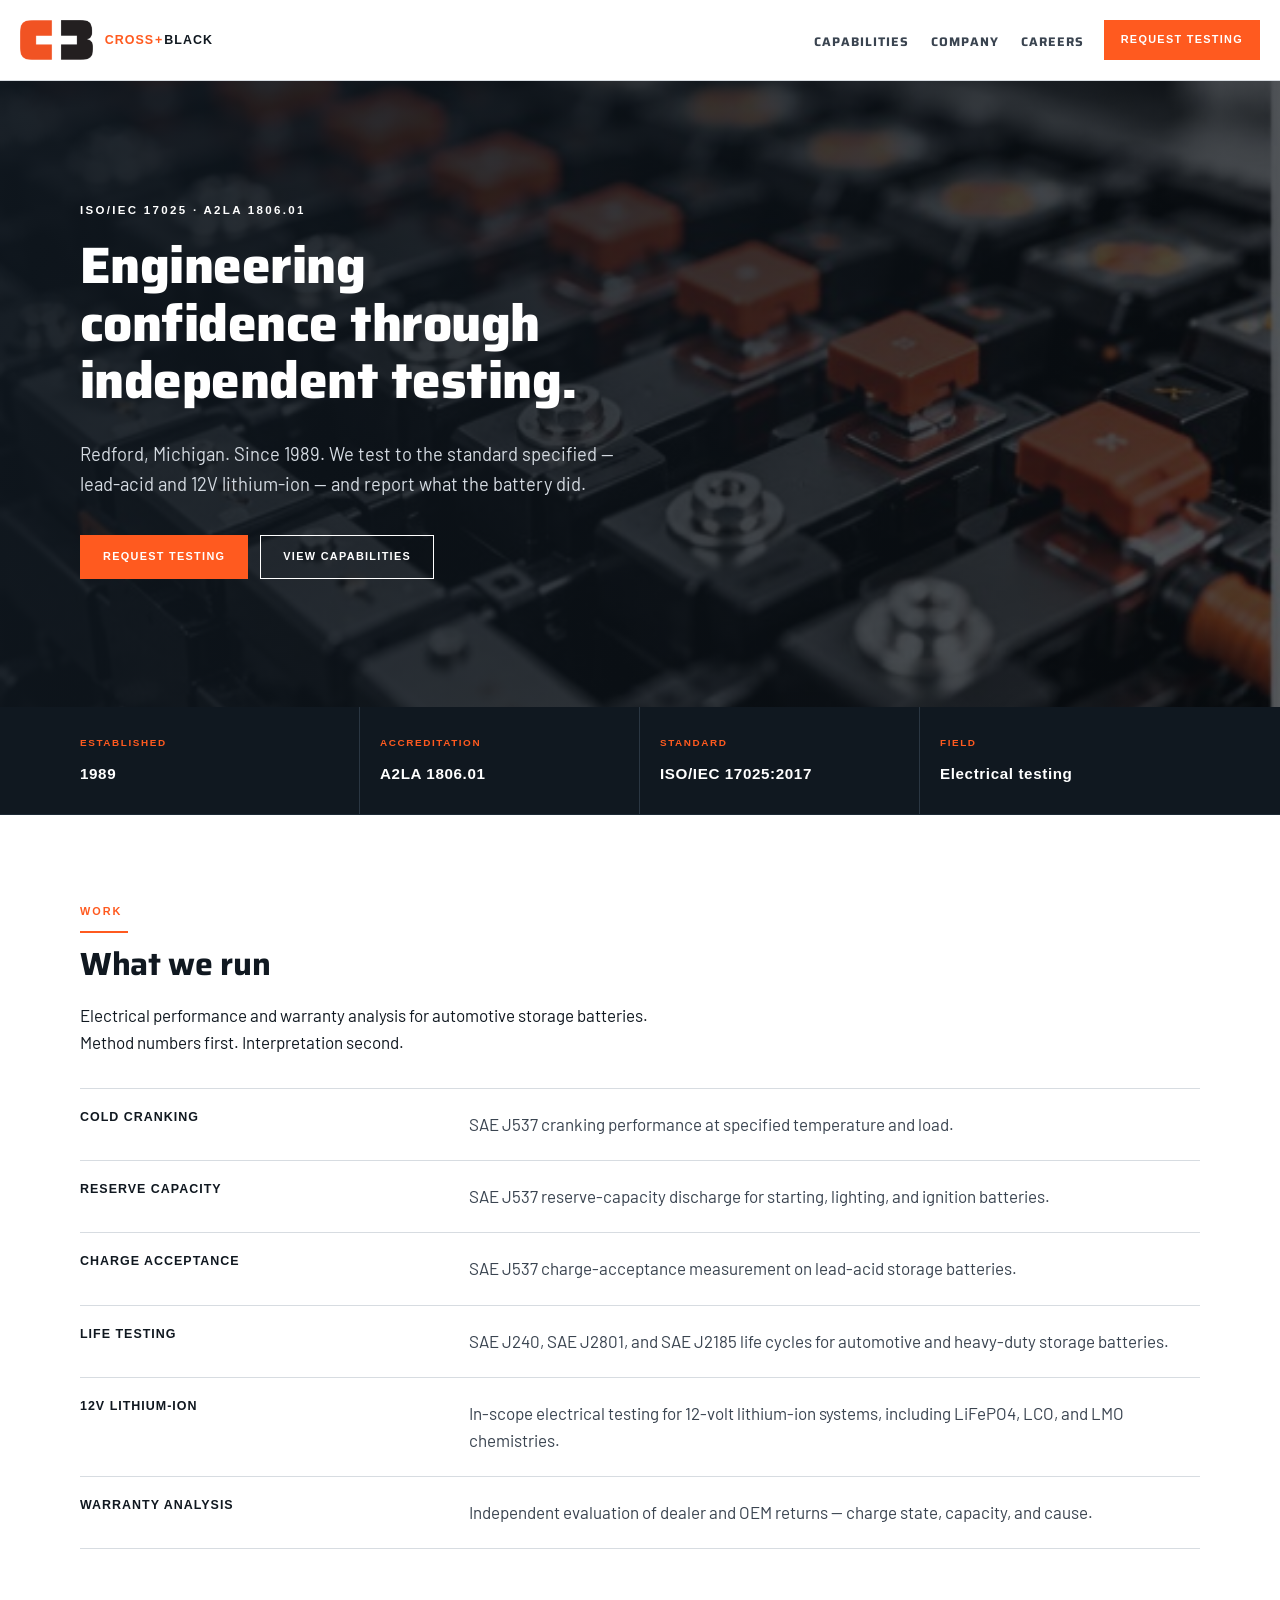
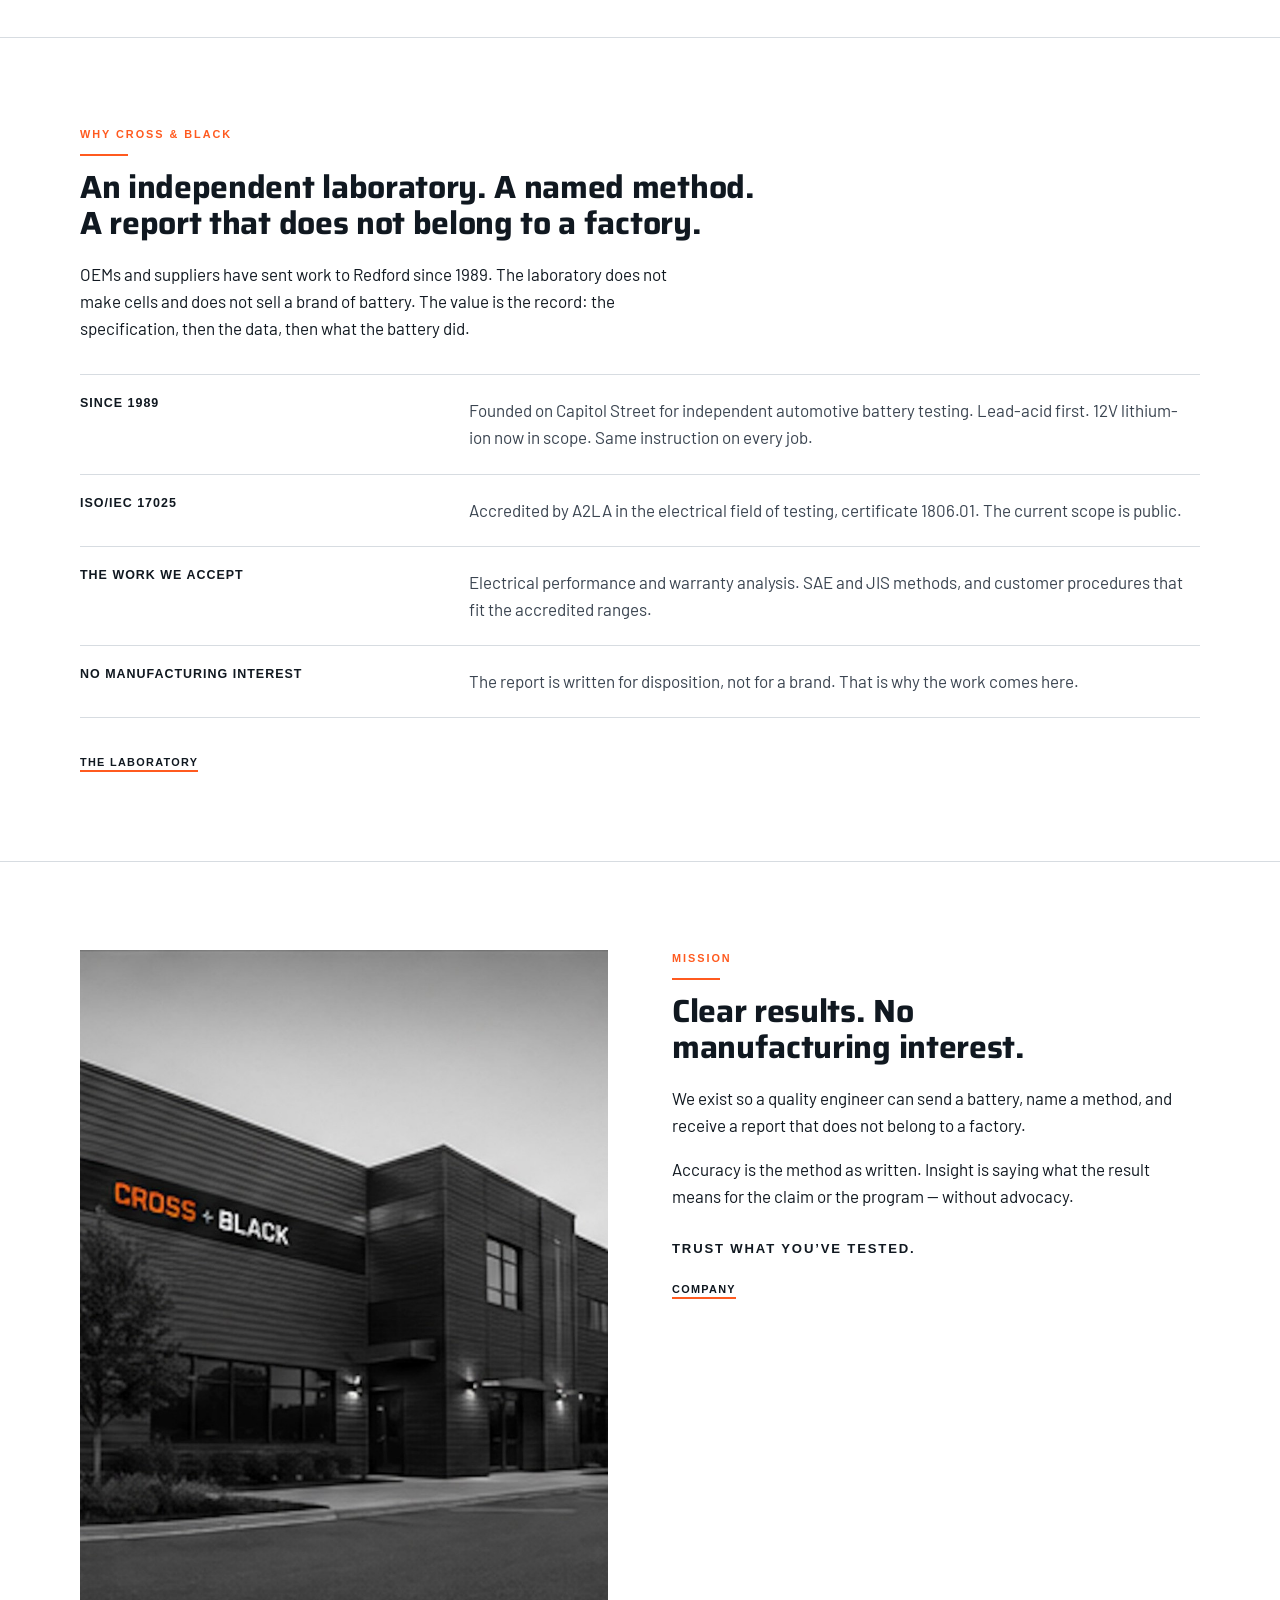
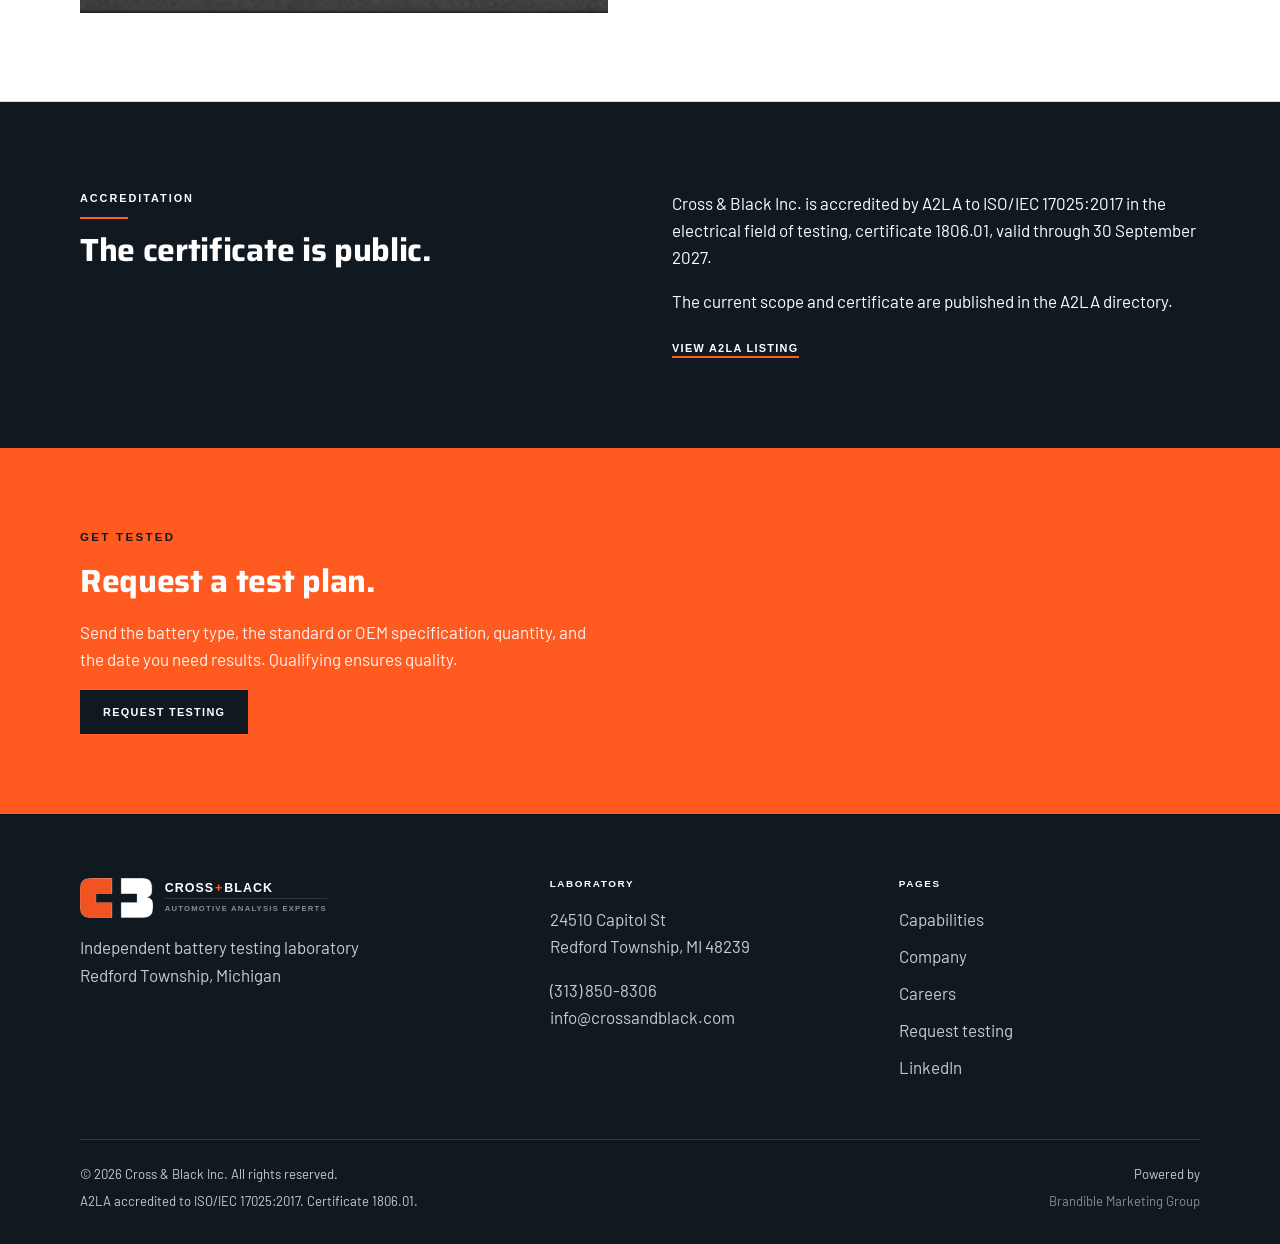
<file: index.html>
<!doctype html>
<html lang="en">
<head>
  <meta charset="UTF-8">
  <meta name="viewport" content="width=device-width, initial-scale=1.0">
  <title>Cross &amp; Black Inc. — Independent Automotive Battery Testing</title>
  <meta name="description" content="ISO/IEC 17025 accredited automotive battery testing laboratory in Redford, Michigan. A2LA 1806.01. Lead-acid and 12V lithium-ion testing since 1989.">
  <link rel="canonical" href="https://crossandblack.netlify.app/">
  <link rel="icon" type="image/png" href="Assets/brand/CBICON_TRANSPARENT.png">
  <meta property="og:type" content="website">
  <meta property="og:url" content="https://crossandblack.netlify.app/">
  <meta property="og:title" content="Cross &amp; Black Inc. — Independent Automotive Battery Testing">
  <meta property="og:description" content="ISO/IEC 17025 accredited laboratory in Redford, Michigan. A2LA 1806.01. Serving OEMs and suppliers since 1989.">
  <meta property="og:image" content="https://crossandblack.netlify.app/Assets/logo-next.png">
  <link rel="preconnect" href="https://fonts.googleapis.com">
  <link rel="preconnect" href="https://fonts.gstatic.com" crossorigin>
  <link href="https://fonts.googleapis.com/css2?family=Barlow:ital,wght@0,400;0,500;0,600;0,700;1,400&family=Saira:wght@600;700;800&family=Saira+Extra+Expanded:wght@600;700;800&display=swap" rel="stylesheet">
  <link rel="stylesheet" href="Assets/css/style.css">
  <script src="Assets/js/main.js" defer></script>
  <script type="application/ld+json">
  {
    "@context": "https://schema.org",
    "@graph": [
      {
        "@type": "WebSite",
        "name": "Cross & Black Inc.",
        "url": "https://crossandblack.netlify.app/"
      },
      {
        "@type": ["LocalBusiness", "ProfessionalService"],
        "name": "Cross & Black Inc.",
        "legalName": "Cross & Black Inc.",
        "description": "Independent ISO/IEC 17025 accredited automotive battery testing laboratory in Redford, Michigan. Lead-acid and 12V lithium-ion. A2LA 1806.01.",
        "url": "https://crossandblack.netlify.app/",
        "telephone": "+1-313-850-8306",
        "email": "info@crossandblack.com",
        "foundingDate": "1989",
        "image": "https://crossandblack.netlify.app/Assets/logo-next.png",
        "logo": "https://crossandblack.netlify.app/Assets/brand/CBICON_TRANSPARENT.png",
        "address": {
          "@type": "PostalAddress",
          "streetAddress": "24510 Capitol St",
          "addressLocality": "Redford Township",
          "addressRegion": "MI",
          "postalCode": "48239",
          "addressCountry": "US"
        },
        "openingHoursSpecification": {
          "@type": "OpeningHoursSpecification",
          "dayOfWeek": ["Monday", "Tuesday", "Wednesday", "Thursday", "Friday"],
          "opens": "08:00",
          "closes": "17:00"
        },
        "identifier": {
          "@type": "PropertyValue",
          "name": "A2LA Certificate",
          "value": "1806.01"
        },
        "sameAs": [
          "https://www.linkedin.com/company/cross-and-black/",
          "https://customer.a2la.org/index.cfm?event=directory.detail&labPID=4E9D3A93-23AF-45F9-8244-5C07146736B3"
        ],
        "areaServed": "US",
        "knowsAbout": [
          "automotive battery testing",
          "lead-acid battery testing",
          "12V lithium-ion battery testing",
          "SAE J537",
          "ISO/IEC 17025",
          "warranty analysis"
        ]
      }
    ]
  }
  </script>
</head>
<body>
  <a class="skip" href="#main-content">Skip to main content</a>
  <header class="site-header">
    <div class="wrap header-inner">
      <a class="brand" href="index.html" aria-label="Cross + Black, Automotive Analysis Experts">
        <img class="brand-mark" src="Assets/brand/CBICON_TRANSPARENT.png" alt="" width="96" height="53">
        <span class="brand-lockup">
          <span class="brand-name"><b>Cross</b><i>+</i>Black</span>
          <span class="brand-qualifier">Automotive Analysis Experts</span>
        </span>
      </a>
      <button type="button" class="menu-toggle" id="menu-toggle" aria-expanded="false" aria-controls="site-nav">Menu</button>
      <nav class="site-nav" id="site-nav" aria-label="Primary">
        <ul>
          <li><a href="capabilities.html">Capabilities</a></li>
          <li><a href="company.html">Company</a></li>
          <li><a href="careers.html">Careers</a></li>
        </ul>
      </nav>
      <a class="btn btn-header" href="contact.html">Request Testing</a>
    </div>
  </header>

  <main id="main-content">
    <section class="hero">
      <div class="hero-bg" aria-hidden="true">
        <img src="Assets/photos/lab-1.jpg" alt="" width="1120" height="626">
      </div>
      <div class="wrap">
        <p class="eyebrow">ISO/IEC 17025 · A2LA 1806.01</p>
        <h1>Engineering confidence through independent testing.</h1>
        <p class="lead">Redford, Michigan. Since 1989. We test to the standard specified — lead-acid and 12V lithium-ion — and report what the battery did.</p>
        <div class="hero-actions">
          <a class="btn" href="contact.html">Request testing</a>
          <a class="btn btn-ghost" href="capabilities.html">View capabilities</a>
        </div>
      </div>
    </section>

    <section class="proof" aria-label="Credentials">
      <div class="wrap">
        <ul class="proof-list">
          <li><span>Established</span><strong>1989</strong></li>
          <li><span>Accreditation</span><strong>A2LA 1806.01</strong></li>
          <li><span>Standard</span><strong>ISO/IEC 17025:2017</strong></li>
          <li><span>Field</span><strong>Electrical testing</strong></li>
        </ul>
      </div>
    </section>

    <section class="section">
      <div class="wrap">
        <p class="section-kicker">Work</p>
        <h2>What we run</h2>
        <p class="measure">Electrical performance and warranty analysis for automotive storage batteries. Method numbers first. Interpretation second.</p>
        <ul class="spec-list">
          <li>
            <h3>Cold cranking</h3>
            <p>SAE J537 cranking performance at specified temperature and load.</p>
          </li>
          <li>
            <h3>Reserve capacity</h3>
            <p>SAE J537 reserve-capacity discharge for starting, lighting, and ignition batteries.</p>
          </li>
          <li>
            <h3>Charge acceptance</h3>
            <p>SAE J537 charge-acceptance measurement on lead-acid storage batteries.</p>
          </li>
          <li>
            <h3>Life testing</h3>
            <p>SAE J240, SAE J2801, and SAE J2185 life cycles for automotive and heavy-duty storage batteries.</p>
          </li>
          <li>
            <h3>12V lithium-ion</h3>
            <p>In-scope electrical testing for 12-volt lithium-ion systems, including LiFePO4, LCO, and LMO chemistries.</p>
          </li>
          <li>
            <h3>Warranty analysis</h3>
            <p>Independent evaluation of dealer and OEM returns — charge state, capacity, and cause.</p>
          </li>
        </ul>
      </div>
    </section>

    <section class="section" id="why">
      <div class="wrap">
        <p class="section-kicker">Why Cross &amp; Black</p>
        <h2>An independent laboratory. A named method. A report that does not belong to a factory.</h2>
        <p class="measure">OEMs and suppliers have sent work to Redford since 1989. The laboratory does not make cells and does not sell a brand of battery. The value is the record: the specification, then the data, then what the battery did.</p>
        <ul class="spec-list">
          <li>
            <h3>Since 1989</h3>
            <p>Founded on Capitol Street for independent automotive battery testing. Lead-acid first. 12V lithium-ion now in scope. Same instruction on every job.</p>
          </li>
          <li>
            <h3>ISO/IEC 17025</h3>
            <p>Accredited by A2LA in the electrical field of testing, certificate 1806.01. The current scope is public.</p>
          </li>
          <li>
            <h3>The work we accept</h3>
            <p>Electrical performance and warranty analysis. SAE and JIS methods, and customer procedures that fit the accredited ranges.</p>
          </li>
          <li>
            <h3>No manufacturing interest</h3>
            <p>The report is written for disposition, not for a brand. That is why the work comes here.</p>
          </li>
        </ul>
        <p class="mb-0"><a class="content-link" href="company.html">The laboratory</a></p>
      </div>
    </section>

    <section class="section" id="mission">
      <div class="wrap split split-visual">
        <figure class="photo-panel">
          <img src="Assets/photos/plant.jpg" alt="Cross + Black laboratory building in Redford" width="1003" height="1258" loading="lazy">
        </figure>
        <div>
          <p class="section-kicker">Mission</p>
          <h2>Clear results. No manufacturing interest.</h2>
          <p>We exist so a quality engineer can send a battery, name a method, and receive a report that does not belong to a factory.</p>
          <p>Accuracy is the method as written. Insight is saying what the result means for the claim or the program — without advocacy.</p>
          <p class="tagline">Trust what you’ve tested.</p>
          <p class="mb-0"><a class="content-link" href="company.html">Company</a></p>
        </div>
      </div>
    </section>

    <section class="section section--ink">
      <div class="wrap split">
        <div>
          <p class="section-kicker">Accreditation</p>
          <h2>The certificate is public.</h2>
        </div>
        <div>
          <p>Cross &amp; Black Inc. is accredited by A2LA to ISO/IEC 17025:2017 in the electrical field of testing, certificate 1806.01, valid through 30 September 2027.</p>
          <p>The current scope and certificate are published in the A2LA directory.</p>
          <p class="mb-0"><a class="content-link" href="https://customer.a2la.org/index.cfm?event=directory.detail&amp;labPID=4E9D3A93-23AF-45F9-8244-5C07146736B3" target="_blank" rel="noopener noreferrer">View A2LA listing</a></p>
        </div>
      </div>
    </section>

    <section class="cta-band">
      <div class="wrap">
        <p class="eyebrow">Get tested</p>
        <h2>Request a test plan.</h2>
        <p>Send the battery type, the standard or OEM specification, quantity, and the date you need results. Qualifying ensures quality.</p>
        <a class="btn btn-on-orange" href="contact.html">Request testing</a>
      </div>
    </section>
  </main>

  <footer class="site-footer">
    <div class="wrap footer-grid">
      <div class="footer-brand">
        <a class="brand" href="index.html" aria-label="Cross + Black">
          <img class="brand-mark" src="Assets/brand/CBICON_ON_DARK.png" alt="" width="96" height="53">
          <span class="brand-lockup">
            <span class="brand-name"><b>Cross</b><i>+</i>Black</span>
            <span class="brand-qualifier">Automotive Analysis Experts</span>
          </span>
        </a>
        <p>Independent battery testing laboratory<br>Redford Township, Michigan</p>
      </div>
      <div>
        <h4>Laboratory</h4>
        <p>24510 Capitol St<br>Redford Township, MI 48239</p>
        <p><a href="tel:+13138508306">(313) 850-8306</a><br><a href="mailto:info@crossandblack.com">info@crossandblack.com</a></p>
      </div>
      <div>
        <h4>Pages</h4>
        <ul class="footer-links">
          <li><a href="capabilities.html">Capabilities</a></li>
          <li><a href="company.html">Company</a></li>
          <li><a href="careers.html">Careers</a></li>
          <li><a href="contact.html">Request testing</a></li>
          <li><a href="https://www.linkedin.com/company/cross-and-black/" target="_blank" rel="noopener noreferrer">LinkedIn</a></li>
        </ul>
      </div>
    </div>
    <div class="wrap footer-bottom">
      <div>
        <p>© 2026 Cross &amp; Black Inc. All rights reserved.</p>
        <p>A2LA accredited to ISO/IEC 17025:2017. Certificate 1806.01.</p>
      </div>
      <div class="footer-credit">
        <p>Powered by</p>
        <p><a href="https://www.brandiblemg.com" target="_blank" rel="noopener noreferrer">Brandible Marketing Group</a></p>
      </div>
    </div>
  </footer>
</body>
</html>
</file>
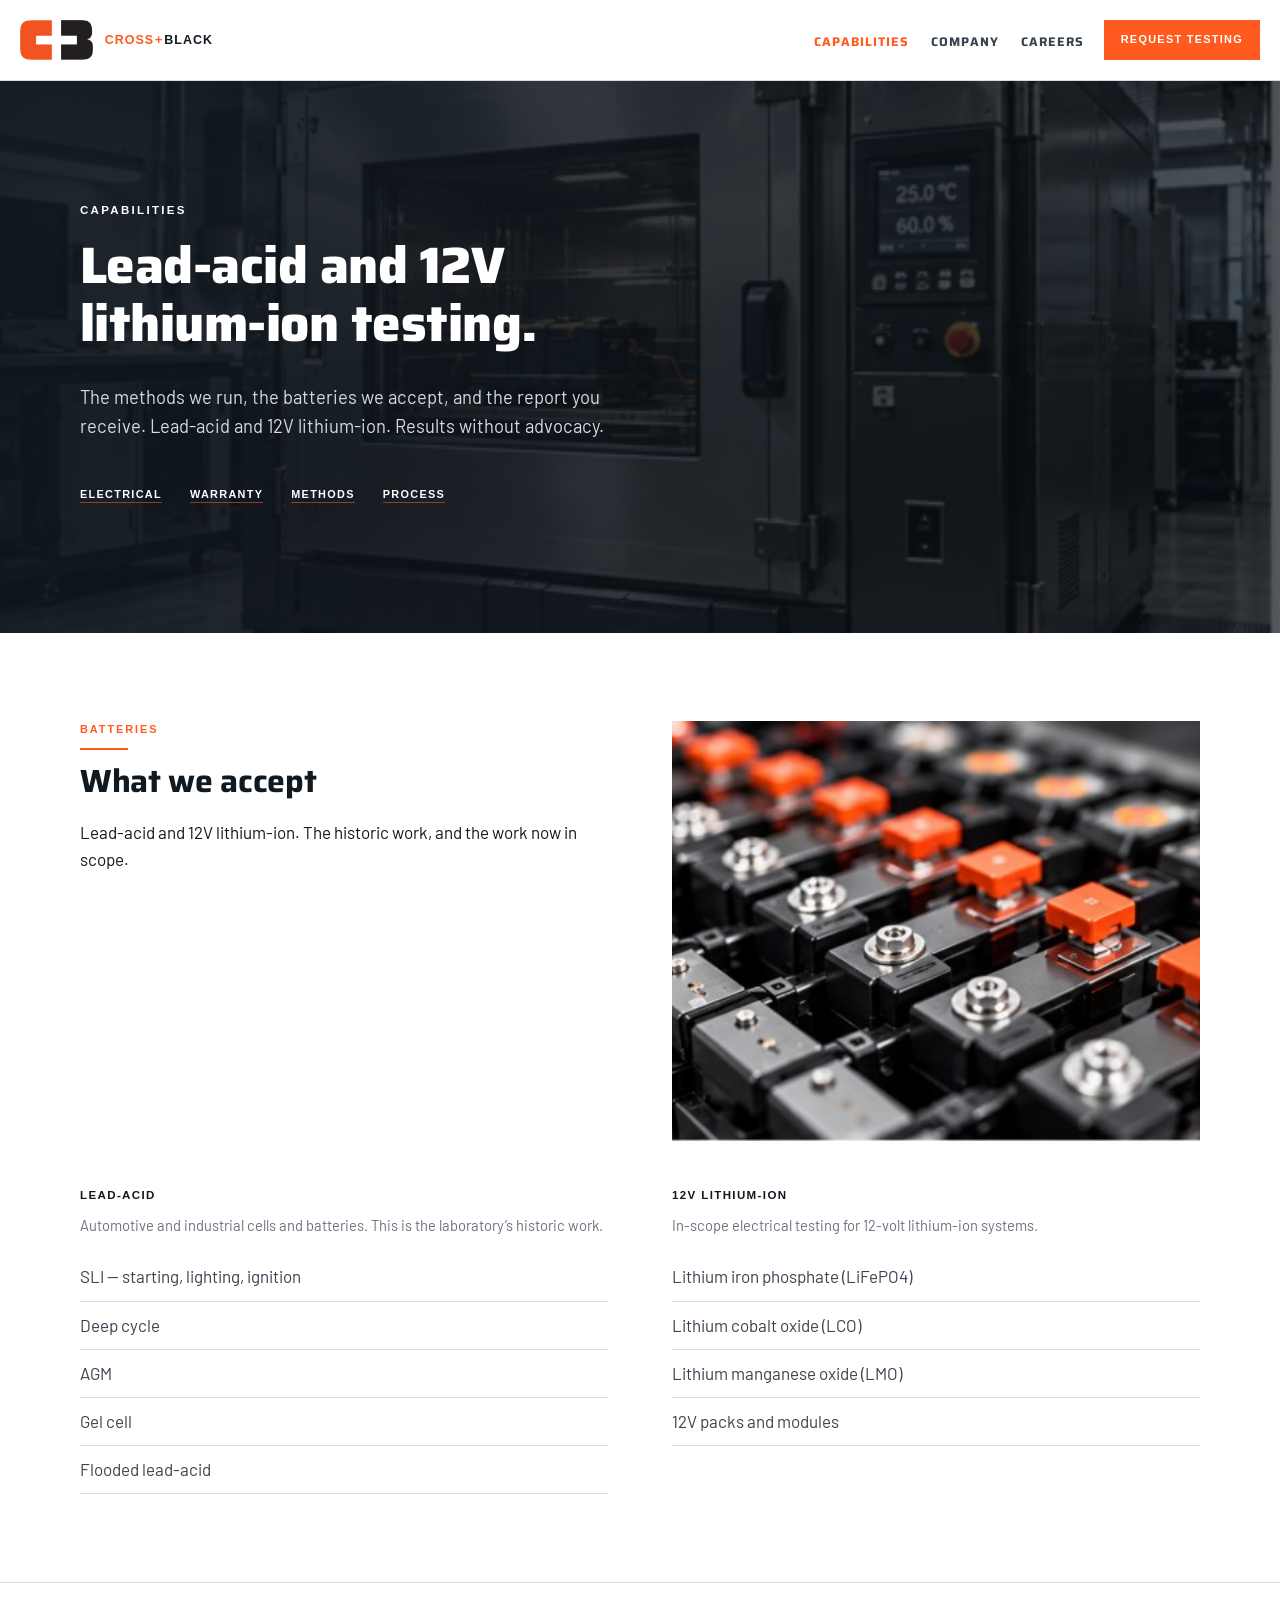
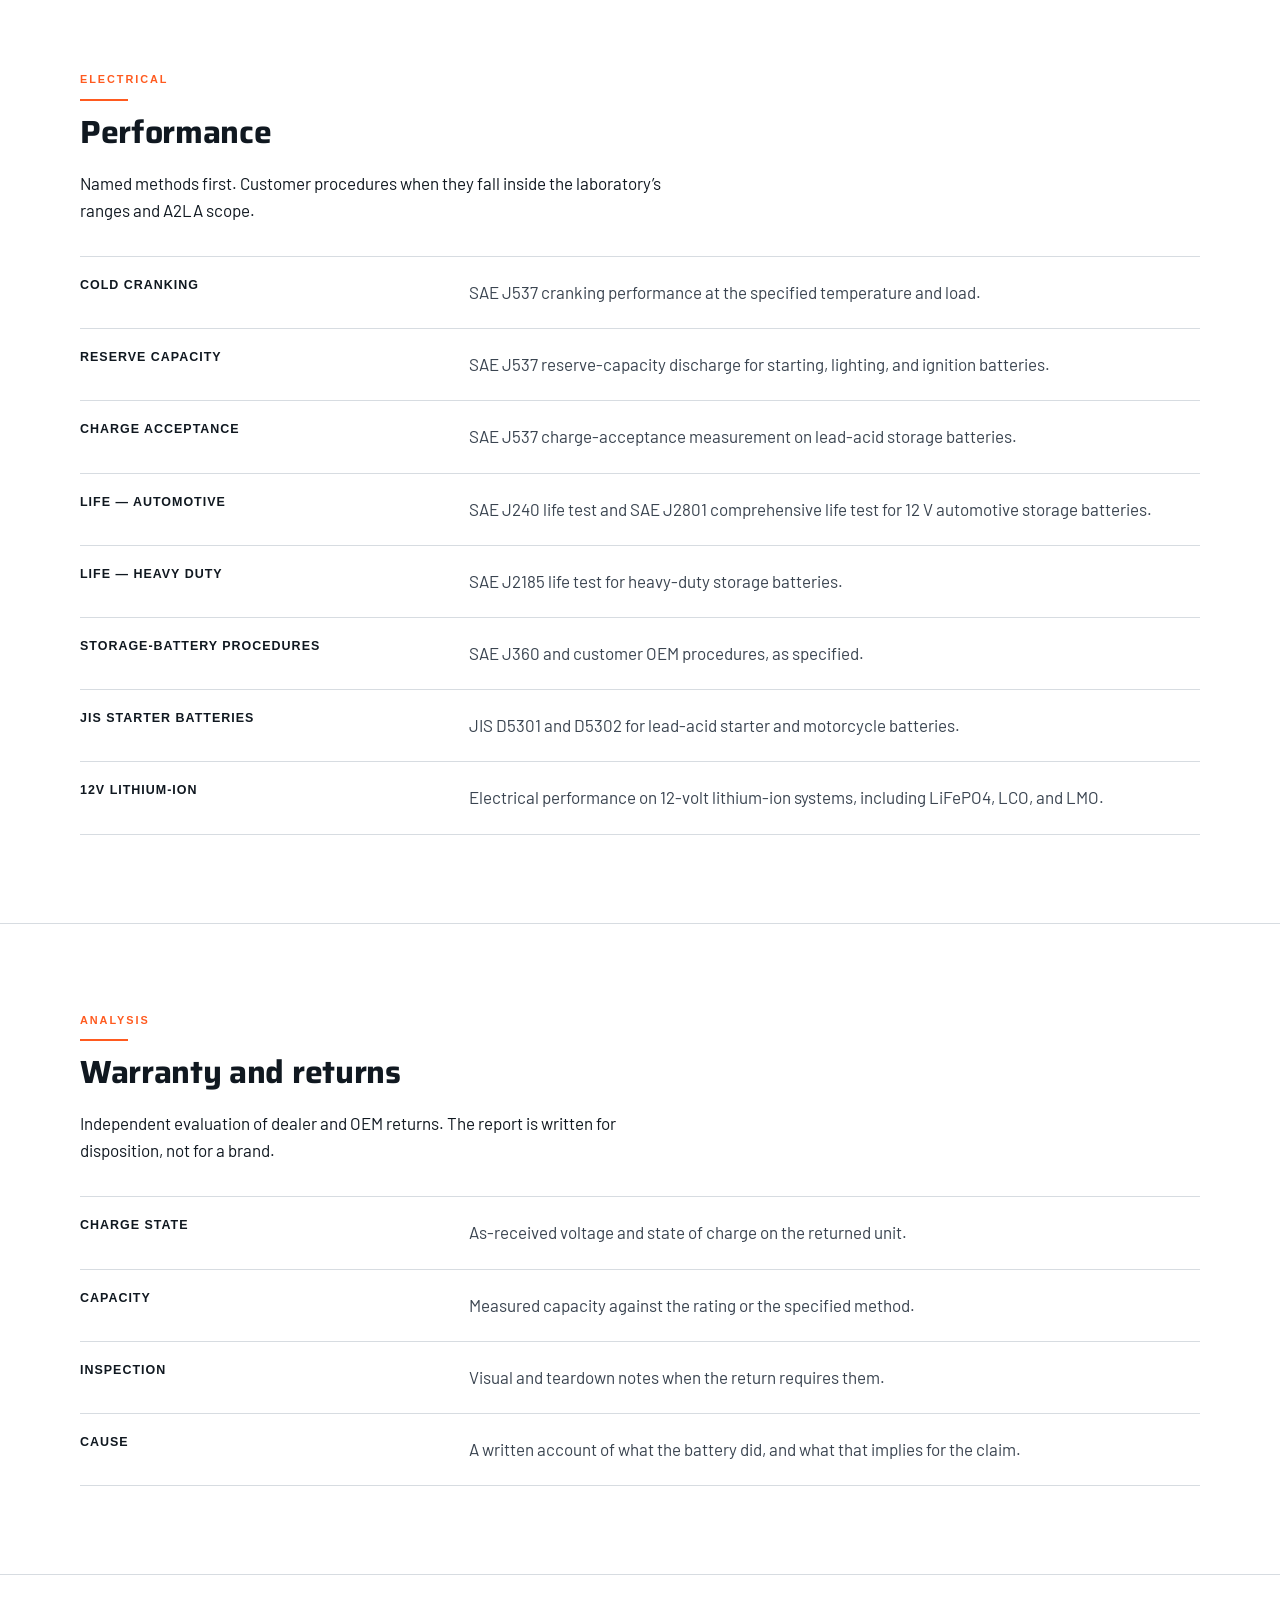
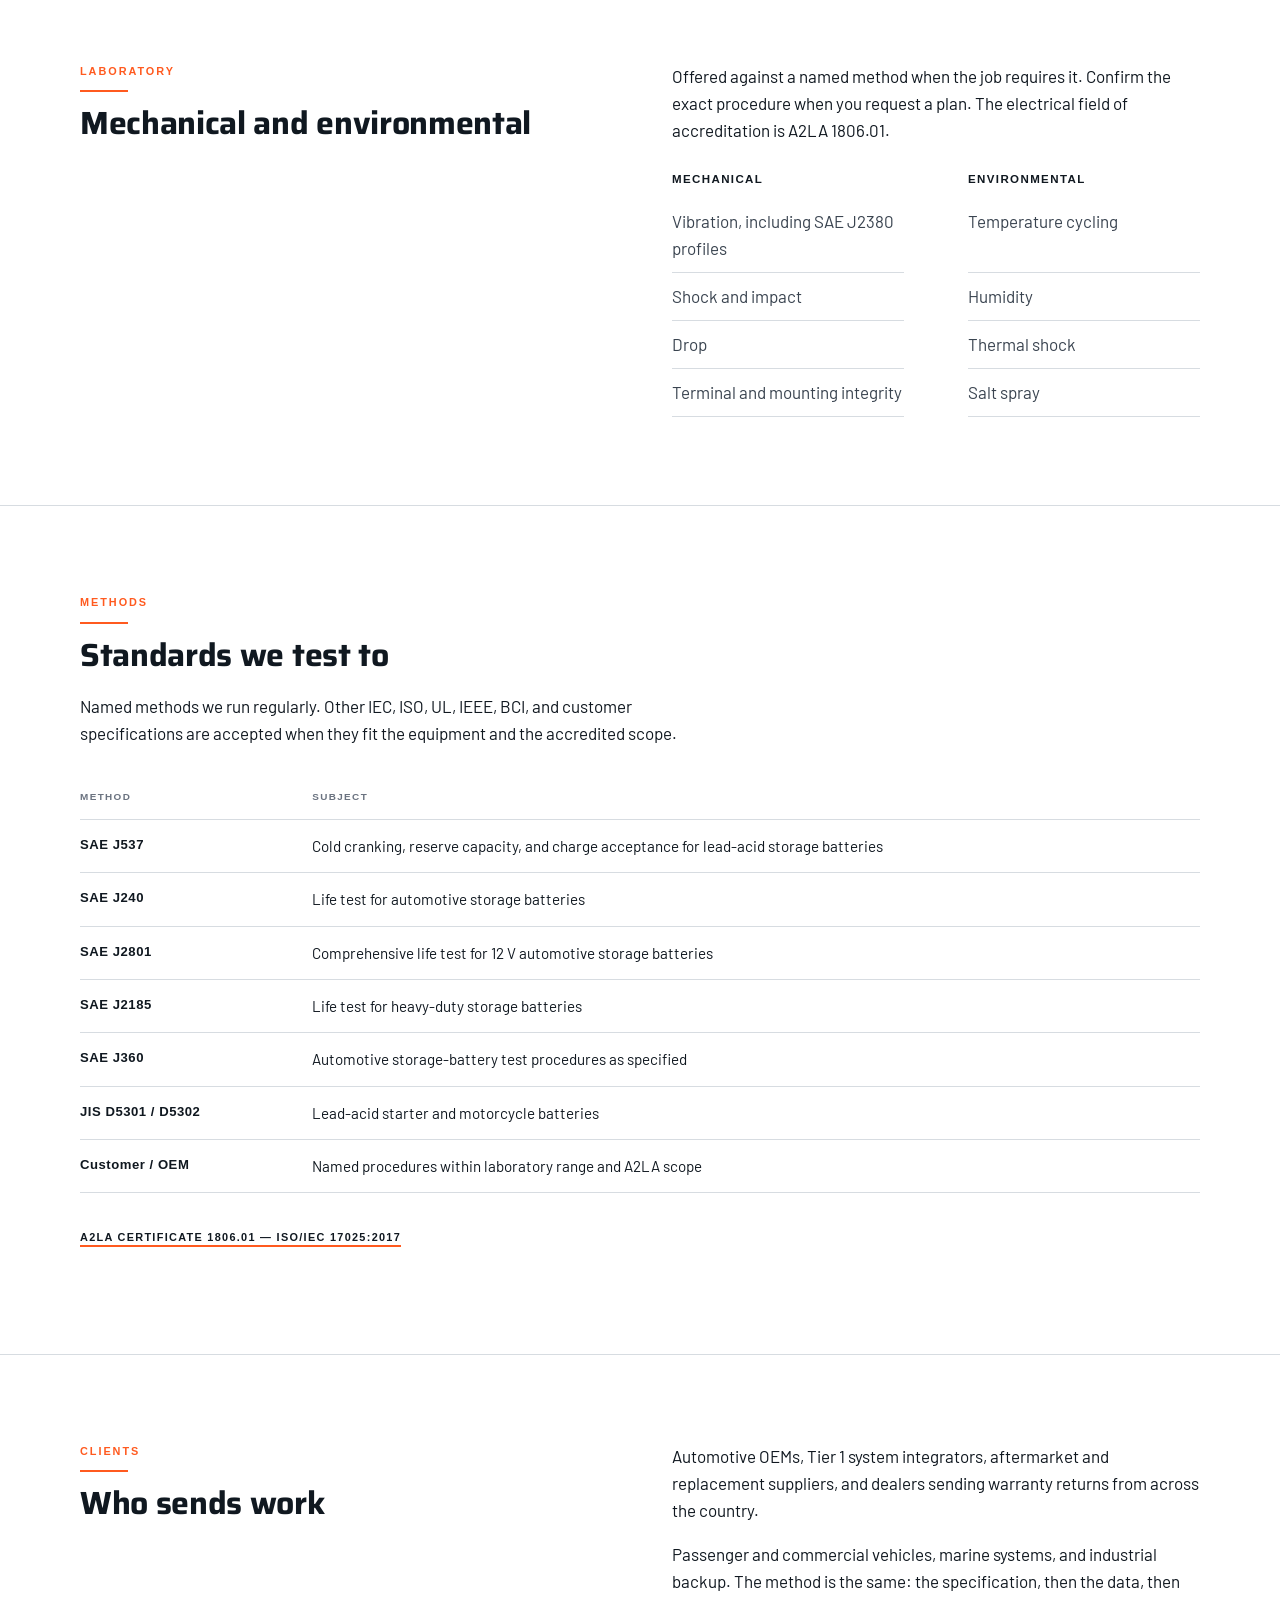
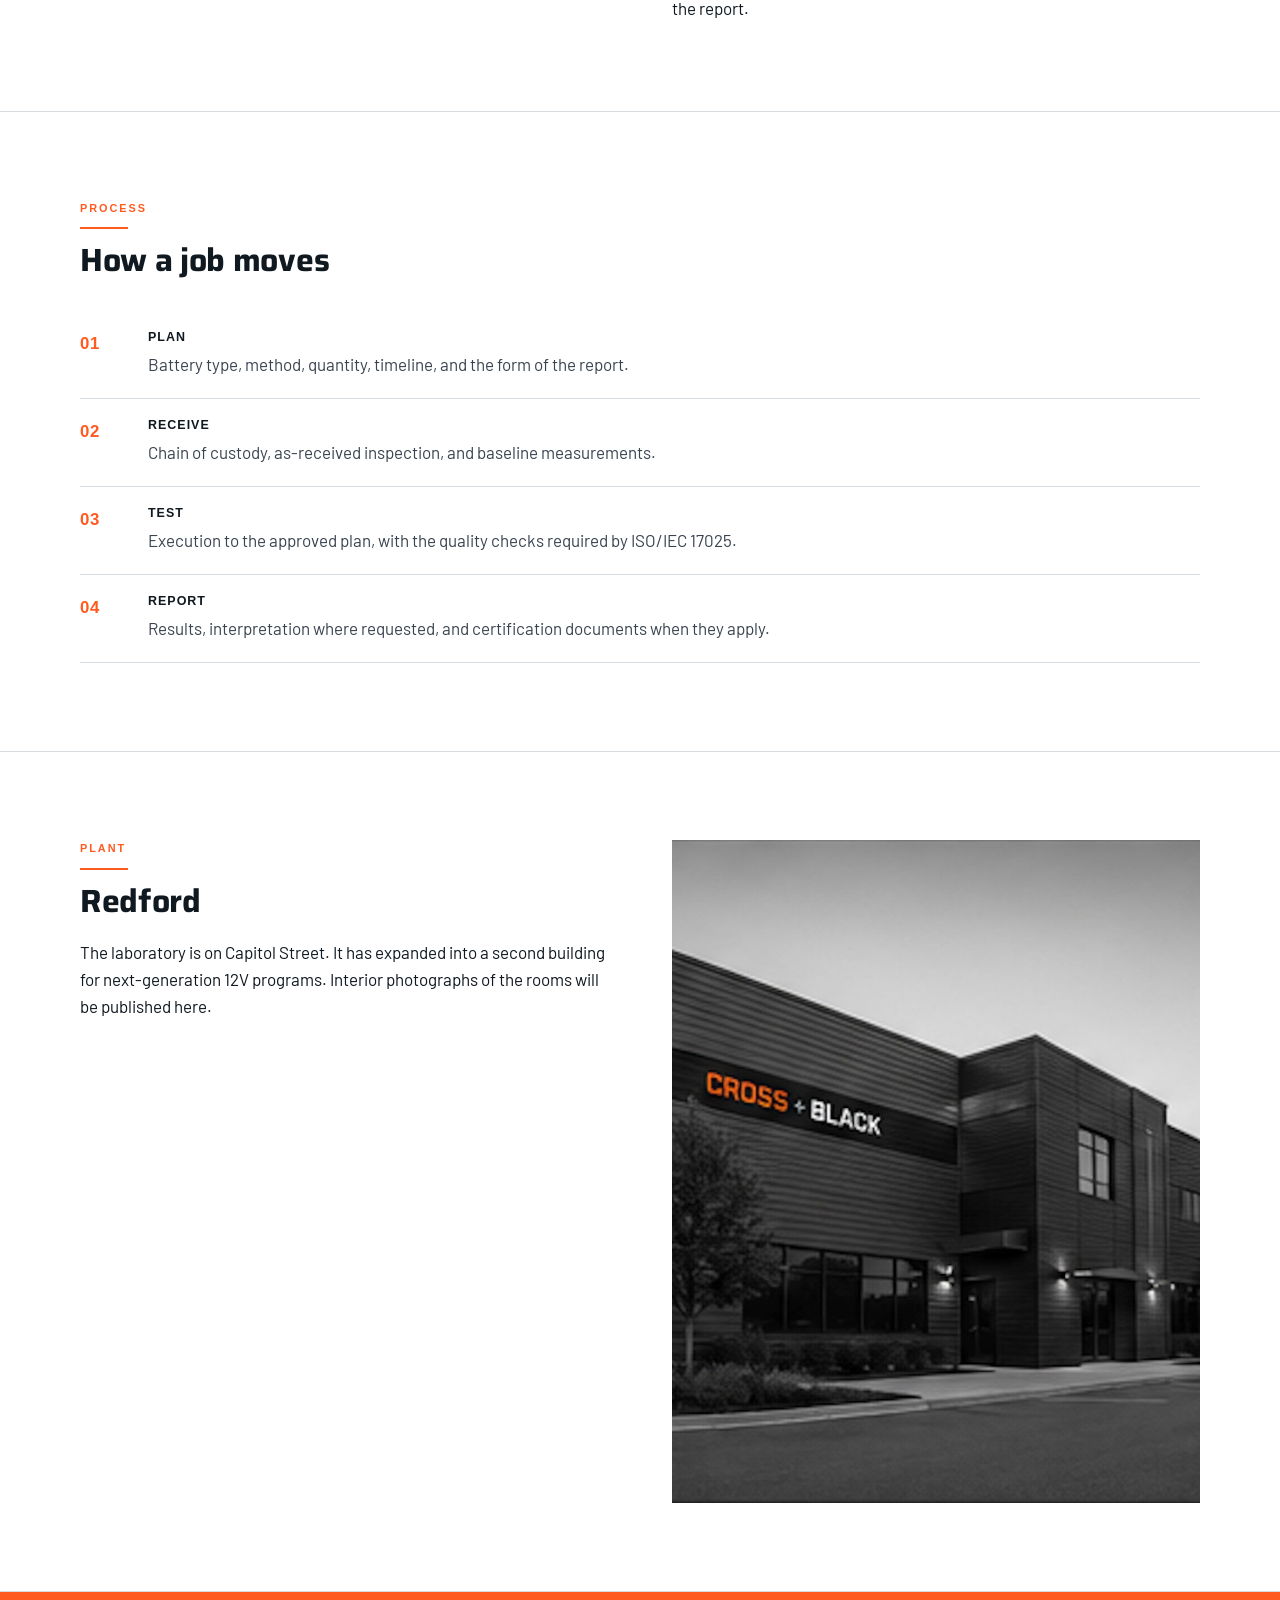
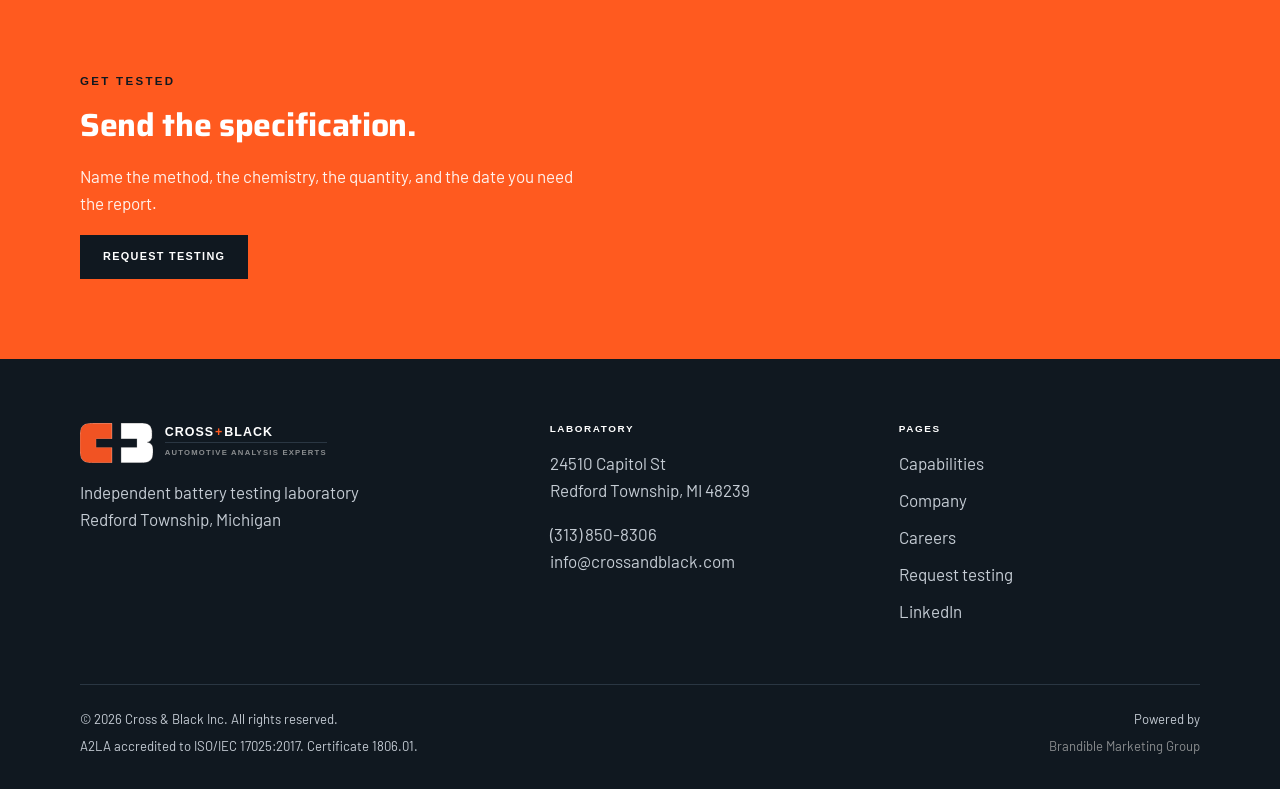
<file: capabilities.html>
<!doctype html>
<html lang="en">
<head>
  <meta charset="UTF-8">
  <meta name="viewport" content="width=device-width, initial-scale=1.0">
  <title>Lead-Acid and 12V Lithium-Ion Battery Testing — Cross &amp; Black</title>
  <meta name="description" content="Lead-acid and 12V lithium-ion battery testing to SAE and JIS methods. ISO/IEC 17025 accredited laboratory in Redford, Michigan. A2LA 1806.01.">
  <link rel="canonical" href="https://crossandblack.netlify.app/capabilities.html">
  <link rel="icon" type="image/png" href="Assets/brand/CBICON_TRANSPARENT.png">
  <meta property="og:type" content="website">
  <meta property="og:url" content="https://crossandblack.netlify.app/capabilities.html">
  <meta property="og:title" content="Lead-Acid and 12V Lithium-Ion Battery Testing — Cross &amp; Black">
  <meta property="og:description" content="Lead-acid and 12V lithium-ion battery testing to SAE and JIS methods. A2LA 1806.01.">
  <meta property="og:image" content="https://crossandblack.netlify.app/Assets/logo-next.png">
  <link rel="preconnect" href="https://fonts.googleapis.com">
  <link rel="preconnect" href="https://fonts.gstatic.com" crossorigin>
  <link href="https://fonts.googleapis.com/css2?family=Barlow:ital,wght@0,400;0,500;0,600;0,700;1,400&family=Saira:wght@600;700;800&family=Saira+Extra+Expanded:wght@600;700;800&display=swap" rel="stylesheet">
  <link rel="stylesheet" href="Assets/css/style.css">
  <script src="Assets/js/main.js" defer></script>
</head>
<body>
  <a class="skip" href="#main-content">Skip to main content</a>
  <header class="site-header">
    <div class="wrap header-inner">
      <a class="brand" href="index.html" aria-label="Cross + Black, Automotive Analysis Experts">
        <img class="brand-mark" src="Assets/brand/CBICON_TRANSPARENT.png" alt="" width="96" height="53">
        <span class="brand-lockup">
          <span class="brand-name"><b>Cross</b><i>+</i>Black</span>
          <span class="brand-qualifier">Automotive Analysis Experts</span>
        </span>
      </a>
      <button type="button" class="menu-toggle" id="menu-toggle" aria-expanded="false" aria-controls="site-nav">Menu</button>
      <nav class="site-nav" id="site-nav" aria-label="Primary">
        <ul>
          <li><a href="capabilities.html" aria-current="page">Capabilities</a></li>
          <li><a href="company.html">Company</a></li>
          <li><a href="careers.html">Careers</a></li>
        </ul>
      </nav>
      <a class="btn btn-header" href="contact.html">Request Testing</a>
    </div>
  </header>

  <main id="main-content">
    <header class="hero">
      <div class="hero-bg" aria-hidden="true">
        <img src="Assets/photos/lab-2.jpg" alt="" width="1120" height="626">
      </div>
      <div class="wrap">
        <p class="eyebrow">Capabilities</p>
        <h1>Lead-acid and 12V lithium-ion testing.</h1>
        <p class="lead">The methods we run, the batteries we accept, and the report you receive. Lead-acid and 12V lithium-ion. Results without advocacy.</p>
        <ul class="page-jump">
          <li><a href="#electrical">Electrical</a></li>
          <li><a href="#warranty">Warranty</a></li>
          <li><a href="#standards">Methods</a></li>
          <li><a href="#process">Process</a></li>
        </ul>
      </div>
    </header>

    <section class="section" id="batteries">
      <div class="wrap">
        <div class="split split-visual">
          <div>
            <p class="section-kicker">Batteries</p>
            <h2>What we accept</h2>
            <p>Lead-acid and 12V lithium-ion. The historic work, and the work now in scope.</p>
          </div>
          <figure class="photo-panel">
            <img src="Assets/photos/lab-1.jpg" alt="Battery module terminals" width="1120" height="626" loading="lazy">
          </figure>
        </div>
        <div class="group-grid group-grid--copy">
          <div class="group">
            <h3>Lead-acid</h3>
            <p>Automotive and industrial cells and batteries. This is the laboratory’s historic work.</p>
            <ul class="plain-list">
              <li>SLI — starting, lighting, ignition</li>
              <li>Deep cycle</li>
              <li>AGM</li>
              <li>Gel cell</li>
              <li>Flooded lead-acid</li>
            </ul>
          </div>
          <div class="group">
            <h3>12V lithium-ion</h3>
            <p>In-scope electrical testing for 12-volt lithium-ion systems.</p>
            <ul class="plain-list">
              <li>Lithium iron phosphate (LiFePO4)</li>
              <li>Lithium cobalt oxide (LCO)</li>
              <li>Lithium manganese oxide (LMO)</li>
              <li>12V packs and modules</li>
            </ul>
          </div>
        </div>
      </div>
    </section>

    <section class="section" id="electrical">
      <div class="wrap">
        <p class="section-kicker">Electrical</p>
        <h2>Performance</h2>
        <p class="measure">Named methods first. Customer procedures when they fall inside the laboratory’s ranges and A2LA scope.</p>
        <ul class="spec-list">
          <li>
            <h3>Cold cranking</h3>
            <p>SAE J537 cranking performance at the specified temperature and load.</p>
          </li>
          <li>
            <h3>Reserve capacity</h3>
            <p>SAE J537 reserve-capacity discharge for starting, lighting, and ignition batteries.</p>
          </li>
          <li>
            <h3>Charge acceptance</h3>
            <p>SAE J537 charge-acceptance measurement on lead-acid storage batteries.</p>
          </li>
          <li>
            <h3>Life — automotive</h3>
            <p>SAE J240 life test and SAE J2801 comprehensive life test for 12 V automotive storage batteries.</p>
          </li>
          <li>
            <h3>Life — heavy duty</h3>
            <p>SAE J2185 life test for heavy-duty storage batteries.</p>
          </li>
          <li>
            <h3>Storage-battery procedures</h3>
            <p>SAE J360 and customer OEM procedures, as specified.</p>
          </li>
          <li>
            <h3>JIS starter batteries</h3>
            <p>JIS D5301 and D5302 for lead-acid starter and motorcycle batteries.</p>
          </li>
          <li>
            <h3>12V lithium-ion</h3>
            <p>Electrical performance on 12-volt lithium-ion systems, including LiFePO4, LCO, and LMO.</p>
          </li>
        </ul>
      </div>
    </section>

    <section class="section" id="warranty">
      <div class="wrap">
        <p class="section-kicker">Analysis</p>
        <h2>Warranty and returns</h2>
        <p class="measure">Independent evaluation of dealer and OEM returns. The report is written for disposition, not for a brand.</p>
        <ul class="spec-list">
          <li>
            <h3>Charge state</h3>
            <p>As-received voltage and state of charge on the returned unit.</p>
          </li>
          <li>
            <h3>Capacity</h3>
            <p>Measured capacity against the rating or the specified method.</p>
          </li>
          <li>
            <h3>Inspection</h3>
            <p>Visual and teardown notes when the return requires them.</p>
          </li>
          <li>
            <h3>Cause</h3>
            <p>A written account of what the battery did, and what that implies for the claim.</p>
          </li>
        </ul>
      </div>
    </section>

    <section class="section" id="mechanical">
      <div class="wrap split">
        <div>
          <p class="section-kicker">Laboratory</p>
          <h2>Mechanical and environmental</h2>
        </div>
        <div>
          <p>Offered against a named method when the job requires it. Confirm the exact procedure when you request a plan. The electrical field of accreditation is A2LA 1806.01.</p>
          <div class="group-grid group-grid--lists">
            <div class="group">
              <h3>Mechanical</h3>
              <ul class="plain-list">
                <li>Vibration, including SAE J2380 profiles</li>
                <li>Shock and impact</li>
                <li>Drop</li>
                <li>Terminal and mounting integrity</li>
              </ul>
            </div>
            <div class="group">
              <h3>Environmental</h3>
              <ul class="plain-list">
                <li>Temperature cycling</li>
                <li>Humidity</li>
                <li>Thermal shock</li>
                <li>Salt spray</li>
              </ul>
            </div>
          </div>
        </div>
      </div>
    </section>

    <section class="section" id="standards">
      <div class="wrap">
        <p class="section-kicker">Methods</p>
        <h2>Standards we test to</h2>
        <p class="measure">Named methods we run regularly. Other IEC, ISO, UL, IEEE, BCI, and customer specifications are accepted when they fit the equipment and the accredited scope.</p>
        <table class="std-table">
          <thead>
            <tr>
              <th>Method</th>
              <th>Subject</th>
            </tr>
          </thead>
          <tbody>
            <tr>
              <td>SAE J537</td>
              <td>Cold cranking, reserve capacity, and charge acceptance for lead-acid storage batteries</td>
            </tr>
            <tr>
              <td>SAE J240</td>
              <td>Life test for automotive storage batteries</td>
            </tr>
            <tr>
              <td>SAE J2801</td>
              <td>Comprehensive life test for 12 V automotive storage batteries</td>
            </tr>
            <tr>
              <td>SAE J2185</td>
              <td>Life test for heavy-duty storage batteries</td>
            </tr>
            <tr>
              <td>SAE J360</td>
              <td>Automotive storage-battery test procedures as specified</td>
            </tr>
            <tr>
              <td>JIS D5301 / D5302</td>
              <td>Lead-acid starter and motorcycle batteries</td>
            </tr>
            <tr>
              <td>Customer / OEM</td>
              <td>Named procedures within laboratory range and A2LA scope</td>
            </tr>
          </tbody>
        </table>
        <p style="margin-top: 28px;"><a class="content-link" href="https://customer.a2la.org/index.cfm?event=directory.detail&amp;labPID=4E9D3A93-23AF-45F9-8244-5C07146736B3" target="_blank" rel="noopener noreferrer">A2LA certificate 1806.01 — ISO/IEC 17025:2017</a></p>
      </div>
    </section>

    <section class="section" id="clients">
      <div class="wrap split">
        <div>
          <p class="section-kicker">Clients</p>
          <h2>Who sends work</h2>
        </div>
        <div>
          <p>Automotive OEMs, Tier 1 system integrators, aftermarket and replacement suppliers, and dealers sending warranty returns from across the country.</p>
          <p class="mb-0">Passenger and commercial vehicles, marine systems, and industrial backup. The method is the same: the specification, then the data, then the report.</p>
        </div>
      </div>
    </section>

    <section class="section" id="process">
      <div class="wrap">
        <p class="section-kicker">Process</p>
        <h2>How a job moves</h2>
        <ol class="steps">
          <li>
            <div>
              <h3>Plan</h3>
              <p>Battery type, method, quantity, timeline, and the form of the report.</p>
            </div>
          </li>
          <li>
            <div>
              <h3>Receive</h3>
              <p>Chain of custody, as-received inspection, and baseline measurements.</p>
            </div>
          </li>
          <li>
            <div>
              <h3>Test</h3>
              <p>Execution to the approved plan, with the quality checks required by ISO/IEC 17025.</p>
            </div>
          </li>
          <li>
            <div>
              <h3>Report</h3>
              <p>Results, interpretation where requested, and certification documents when they apply.</p>
            </div>
          </li>
        </ol>
      </div>
    </section>

    <section class="section" id="plant">
      <div class="wrap split split-visual">
        <div>
          <p class="section-kicker">Plant</p>
          <h2>Redford</h2>
          <p class="mb-0">The laboratory is on Capitol Street. It has expanded into a second building for next-generation 12V programs. Interior photographs of the rooms will be published here.</p>
        </div>
        <figure class="photo-panel">
          <img src="Assets/photos/plant.jpg" alt="Cross + Black laboratory building in Redford" width="1003" height="1258" loading="lazy">
        </figure>
      </div>
    </section>

    <section class="cta-band">
      <div class="wrap">
        <p class="eyebrow">Get tested</p>
        <h2>Send the specification.</h2>
        <p>Name the method, the chemistry, the quantity, and the date you need the report.</p>
        <a class="btn btn-on-orange" href="contact.html">Request testing</a>
      </div>
    </section>
  </main>

  <footer class="site-footer">
    <div class="wrap footer-grid">
      <div class="footer-brand">
        <a class="brand" href="index.html" aria-label="Cross + Black">
          <img class="brand-mark" src="Assets/brand/CBICON_ON_DARK.png" alt="" width="96" height="53">
          <span class="brand-lockup">
            <span class="brand-name"><b>Cross</b><i>+</i>Black</span>
            <span class="brand-qualifier">Automotive Analysis Experts</span>
          </span>
        </a>
        <p>Independent battery testing laboratory<br>Redford Township, Michigan</p>
      </div>
      <div>
        <h4>Laboratory</h4>
        <p>24510 Capitol St<br>Redford Township, MI 48239</p>
        <p><a href="tel:+13138508306">(313) 850-8306</a><br><a href="mailto:info@crossandblack.com">info@crossandblack.com</a></p>
      </div>
      <div>
        <h4>Pages</h4>
        <ul class="footer-links">
          <li><a href="capabilities.html">Capabilities</a></li>
          <li><a href="company.html">Company</a></li>
          <li><a href="careers.html">Careers</a></li>
          <li><a href="contact.html">Request testing</a></li>
          <li><a href="https://www.linkedin.com/company/cross-and-black/" target="_blank" rel="noopener noreferrer">LinkedIn</a></li>
        </ul>
      </div>
    </div>
    <div class="wrap footer-bottom">
      <div>
        <p>© 2026 Cross &amp; Black Inc. All rights reserved.</p>
        <p>A2LA accredited to ISO/IEC 17025:2017. Certificate 1806.01.</p>
      </div>
      <div class="footer-credit">
        <p>Powered by</p>
        <p><a href="https://www.brandiblemg.com" target="_blank" rel="noopener noreferrer">Brandible Marketing Group</a></p>
      </div>
    </div>
  </footer>
</body>
</html>
</file>
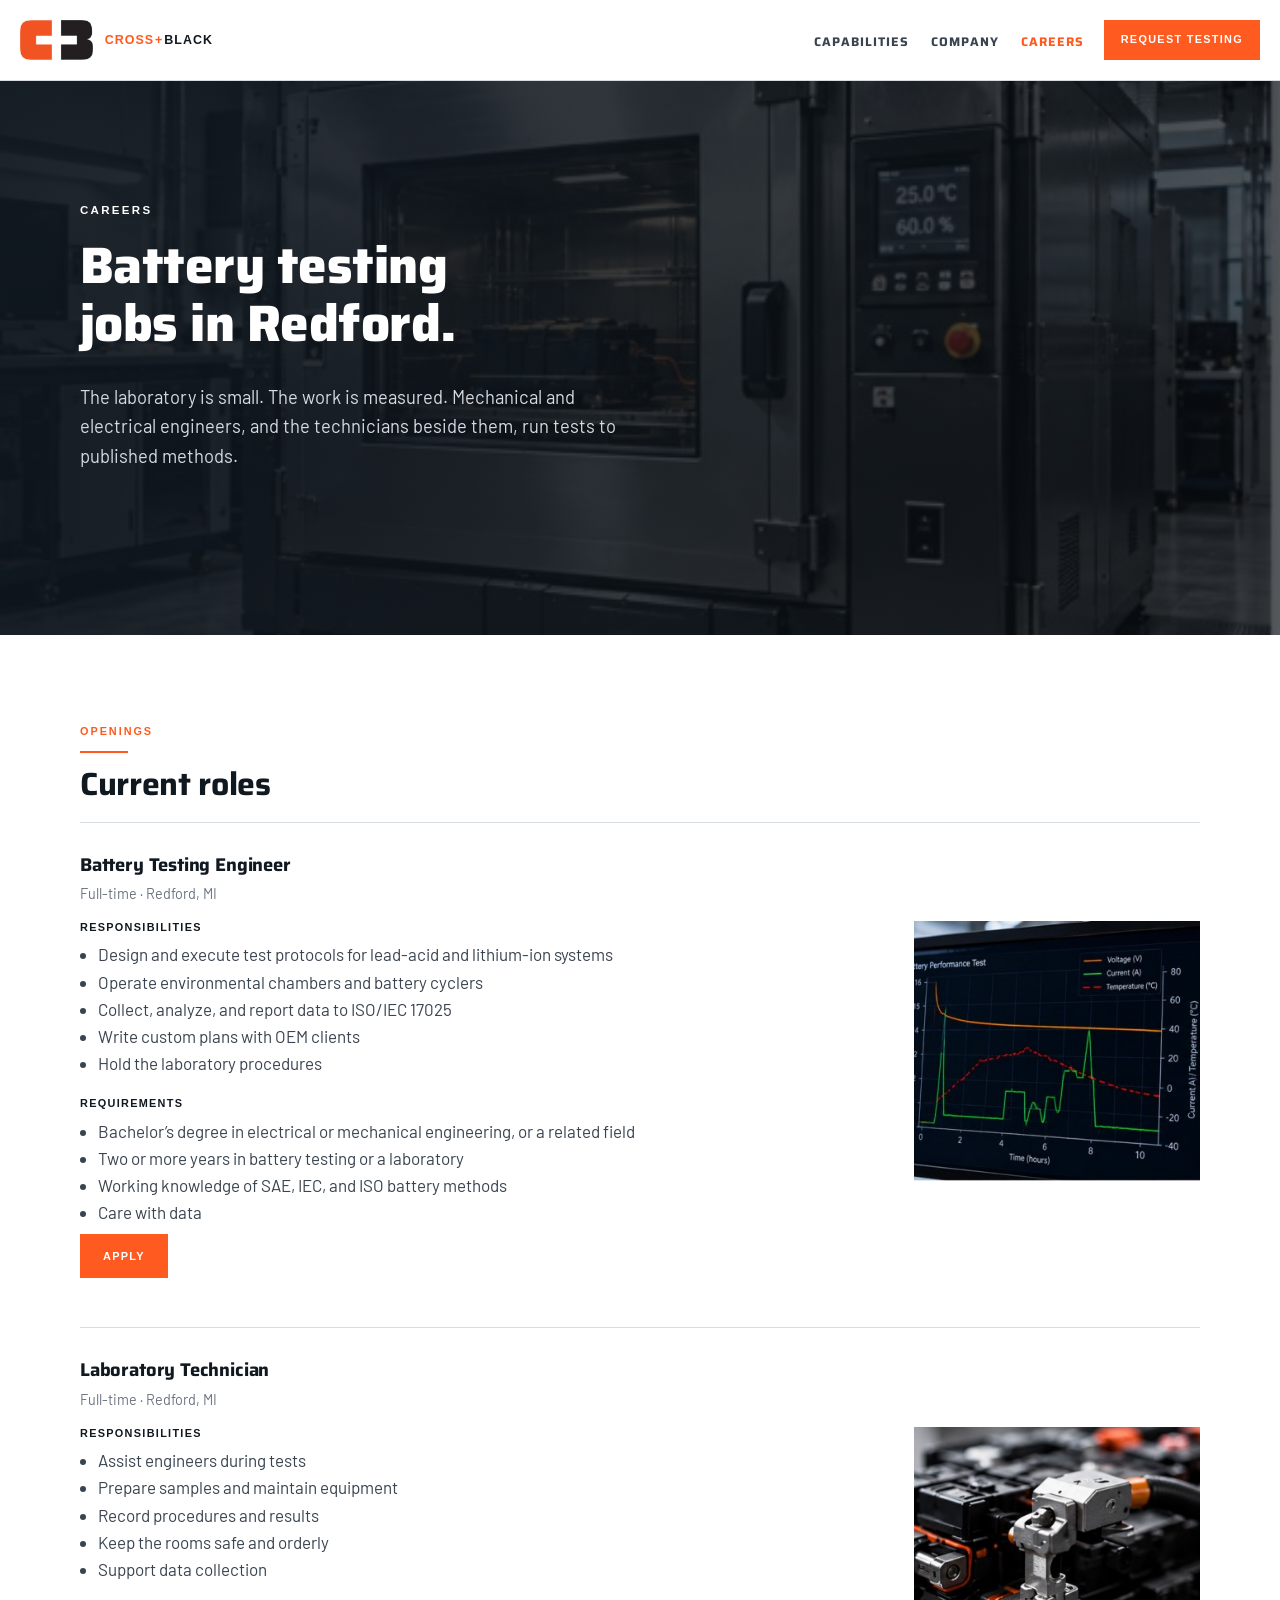
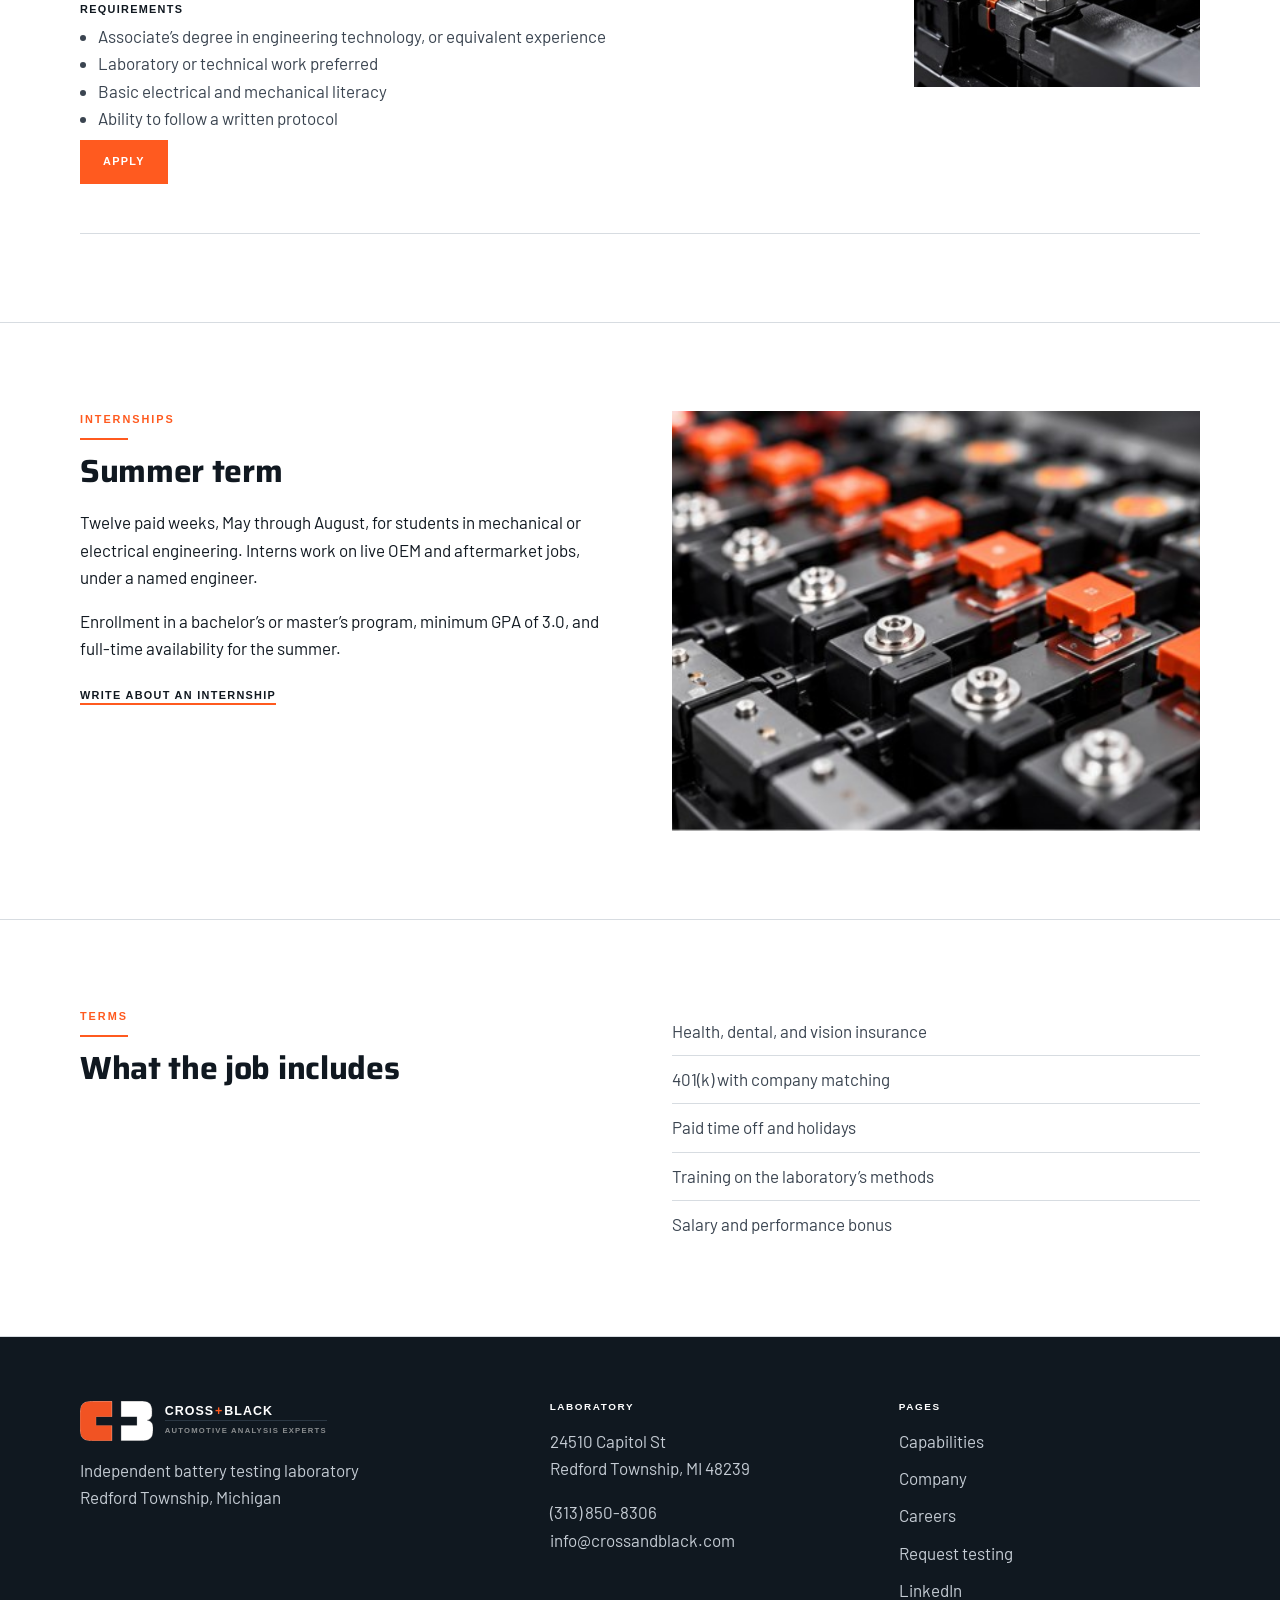
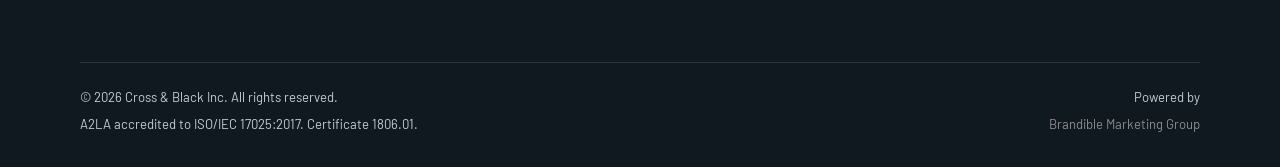
<file: careers.html>
<!doctype html>
<html lang="en">
<head>
  <meta charset="UTF-8">
  <meta name="viewport" content="width=device-width, initial-scale=1.0">
  <title>Battery Testing Jobs in Redford, Michigan — Cross &amp; Black</title>
  <meta name="description" content="Battery testing engineer and laboratory technician roles at Cross &amp; Black Inc. in Redford, Michigan. ISO/IEC 17025 laboratory. A2LA 1806.01.">
  <link rel="canonical" href="https://crossandblack.netlify.app/careers.html">
  <link rel="icon" type="image/png" href="Assets/brand/CBICON_TRANSPARENT.png">
  <meta property="og:type" content="website">
  <meta property="og:url" content="https://crossandblack.netlify.app/careers.html">
  <meta property="og:title" content="Battery Testing Jobs in Redford, Michigan — Cross &amp; Black">
  <meta property="og:description" content="Engineer and technician roles at the Redford battery testing laboratory.">
  <meta property="og:image" content="https://crossandblack.netlify.app/Assets/logo-next.png">
  <link rel="preconnect" href="https://fonts.googleapis.com">
  <link rel="preconnect" href="https://fonts.gstatic.com" crossorigin>
  <link href="https://fonts.googleapis.com/css2?family=Barlow:ital,wght@0,400;0,500;0,600;0,700;1,400&family=Saira:wght@600;700;800&family=Saira+Extra+Expanded:wght@600;700;800&display=swap" rel="stylesheet">
  <link rel="stylesheet" href="Assets/css/style.css">
  <script src="Assets/js/main.js" defer></script>
</head>
<body>
  <a class="skip" href="#main-content">Skip to main content</a>
  <header class="site-header">
    <div class="wrap header-inner">
      <a class="brand" href="index.html" aria-label="Cross + Black, Automotive Analysis Experts">
        <img class="brand-mark" src="Assets/brand/CBICON_TRANSPARENT.png" alt="" width="96" height="53">
        <span class="brand-lockup">
          <span class="brand-name"><b>Cross</b><i>+</i>Black</span>
          <span class="brand-qualifier">Automotive Analysis Experts</span>
        </span>
      </a>
      <button type="button" class="menu-toggle" id="menu-toggle" aria-expanded="false" aria-controls="site-nav">Menu</button>
      <nav class="site-nav" id="site-nav" aria-label="Primary">
        <ul>
          <li><a href="capabilities.html">Capabilities</a></li>
          <li><a href="company.html">Company</a></li>
          <li><a href="careers.html" aria-current="page">Careers</a></li>
        </ul>
      </nav>
      <a class="btn btn-header" href="contact.html">Request Testing</a>
    </div>
  </header>

  <main id="main-content">
    <header class="hero">
      <div class="hero-bg" aria-hidden="true">
        <img src="Assets/photos/lab-2.jpg" alt="" width="1120" height="626">
      </div>
      <div class="wrap">
        <p class="eyebrow">Careers</p>
        <h1>Battery testing jobs in Redford.</h1>
        <p class="lead">The laboratory is small. The work is measured. Mechanical and electrical engineers, and the technicians beside them, run tests to published methods.</p>
      </div>
    </header>

    <section class="section">
      <div class="wrap">
        <p class="section-kicker">Openings</p>
        <h2>Current roles</h2>
        <article class="job">
          <h3>Battery Testing Engineer</h3>
          <p class="job-meta">Full-time · Redford, MI</p>
          <div class="job-split">
            <div>
              <h4>Responsibilities</h4>
              <ul>
                <li>Design and execute test protocols for lead-acid and lithium-ion systems</li>
                <li>Operate environmental chambers and battery cyclers</li>
                <li>Collect, analyze, and report data to ISO/IEC 17025</li>
                <li>Write custom plans with OEM clients</li>
                <li>Hold the laboratory procedures</li>
              </ul>
              <h4>Requirements</h4>
              <ul>
                <li>Bachelor’s degree in electrical or mechanical engineering, or a related field</li>
                <li>Two or more years in battery testing or a laboratory</li>
                <li>Working knowledge of SAE, IEC, and ISO battery methods</li>
                <li>Care with data</li>
              </ul>
              <p><a class="btn" href="contact.html">Apply</a></p>
            </div>
            <figure class="photo-panel">
              <img src="Assets/photos/lab-3.jpg" alt="Battery performance test display" width="1120" height="630" loading="lazy">
            </figure>
          </div>
        </article>

        <article class="job">
          <h3>Laboratory Technician</h3>
          <p class="job-meta">Full-time · Redford, MI</p>
          <div class="job-split">
            <div>
              <h4>Responsibilities</h4>
              <ul>
                <li>Assist engineers during tests</li>
                <li>Prepare samples and maintain equipment</li>
                <li>Record procedures and results</li>
                <li>Keep the rooms safe and orderly</li>
                <li>Support data collection</li>
              </ul>
              <h4>Requirements</h4>
              <ul>
                <li>Associate’s degree in engineering technology, or equivalent experience</li>
                <li>Laboratory or technical work preferred</li>
                <li>Basic electrical and mechanical literacy</li>
                <li>Ability to follow a written protocol</li>
              </ul>
              <p><a class="btn" href="contact.html">Apply</a></p>
            </div>
            <figure class="photo-panel">
              <img src="Assets/photos/lab-4.jpg" alt="Battery interconnect hardware" width="1120" height="620" loading="lazy">
            </figure>
          </div>
        </article>
      </div>
    </section>

    <section class="section">
      <div class="wrap split split-visual">
        <div>
          <p class="section-kicker">Internships</p>
          <h2>Summer term</h2>
          <p>Twelve paid weeks, May through August, for students in mechanical or electrical engineering. Interns work on live OEM and aftermarket jobs, under a named engineer.</p>
          <p>Enrollment in a bachelor’s or master’s program, minimum GPA of 3.0, and full-time availability for the summer.</p>
          <p class="mb-0"><a class="content-link" href="contact.html">Write about an internship</a></p>
        </div>
        <figure class="photo-panel">
          <img src="Assets/photos/lab-1.jpg" alt="Battery module terminals" width="1120" height="626" loading="lazy">
        </figure>
      </div>
    </section>

    <section class="section">
      <div class="wrap split">
        <div>
          <p class="section-kicker">Terms</p>
          <h2>What the job includes</h2>
        </div>
        <div>
          <ul class="plain-list">
            <li>Health, dental, and vision insurance</li>
            <li>401(k) with company matching</li>
            <li>Paid time off and holidays</li>
            <li>Training on the laboratory’s methods</li>
            <li>Salary and performance bonus</li>
          </ul>
        </div>
      </div>
    </section>
  </main>

  <footer class="site-footer">
    <div class="wrap footer-grid">
      <div class="footer-brand">
        <a class="brand" href="index.html" aria-label="Cross + Black">
          <img class="brand-mark" src="Assets/brand/CBICON_ON_DARK.png" alt="" width="96" height="53">
          <span class="brand-lockup">
            <span class="brand-name"><b>Cross</b><i>+</i>Black</span>
            <span class="brand-qualifier">Automotive Analysis Experts</span>
          </span>
        </a>
        <p>Independent battery testing laboratory<br>Redford Township, Michigan</p>
      </div>
      <div>
        <h4>Laboratory</h4>
        <p>24510 Capitol St<br>Redford Township, MI 48239</p>
        <p><a href="tel:+13138508306">(313) 850-8306</a><br><a href="mailto:info@crossandblack.com">info@crossandblack.com</a></p>
      </div>
      <div>
        <h4>Pages</h4>
        <ul class="footer-links">
          <li><a href="capabilities.html">Capabilities</a></li>
          <li><a href="company.html">Company</a></li>
          <li><a href="careers.html">Careers</a></li>
          <li><a href="contact.html">Request testing</a></li>
          <li><a href="https://www.linkedin.com/company/cross-and-black/" target="_blank" rel="noopener noreferrer">LinkedIn</a></li>
        </ul>
      </div>
    </div>
    <div class="wrap footer-bottom">
      <div>
        <p>© 2026 Cross &amp; Black Inc. All rights reserved.</p>
        <p>A2LA accredited to ISO/IEC 17025:2017. Certificate 1806.01.</p>
      </div>
      <div class="footer-credit">
        <p>Powered by</p>
        <p><a href="https://www.brandiblemg.com" target="_blank" rel="noopener noreferrer">Brandible Marketing Group</a></p>
      </div>
    </div>
  </footer>
</body>
</html>
</file>
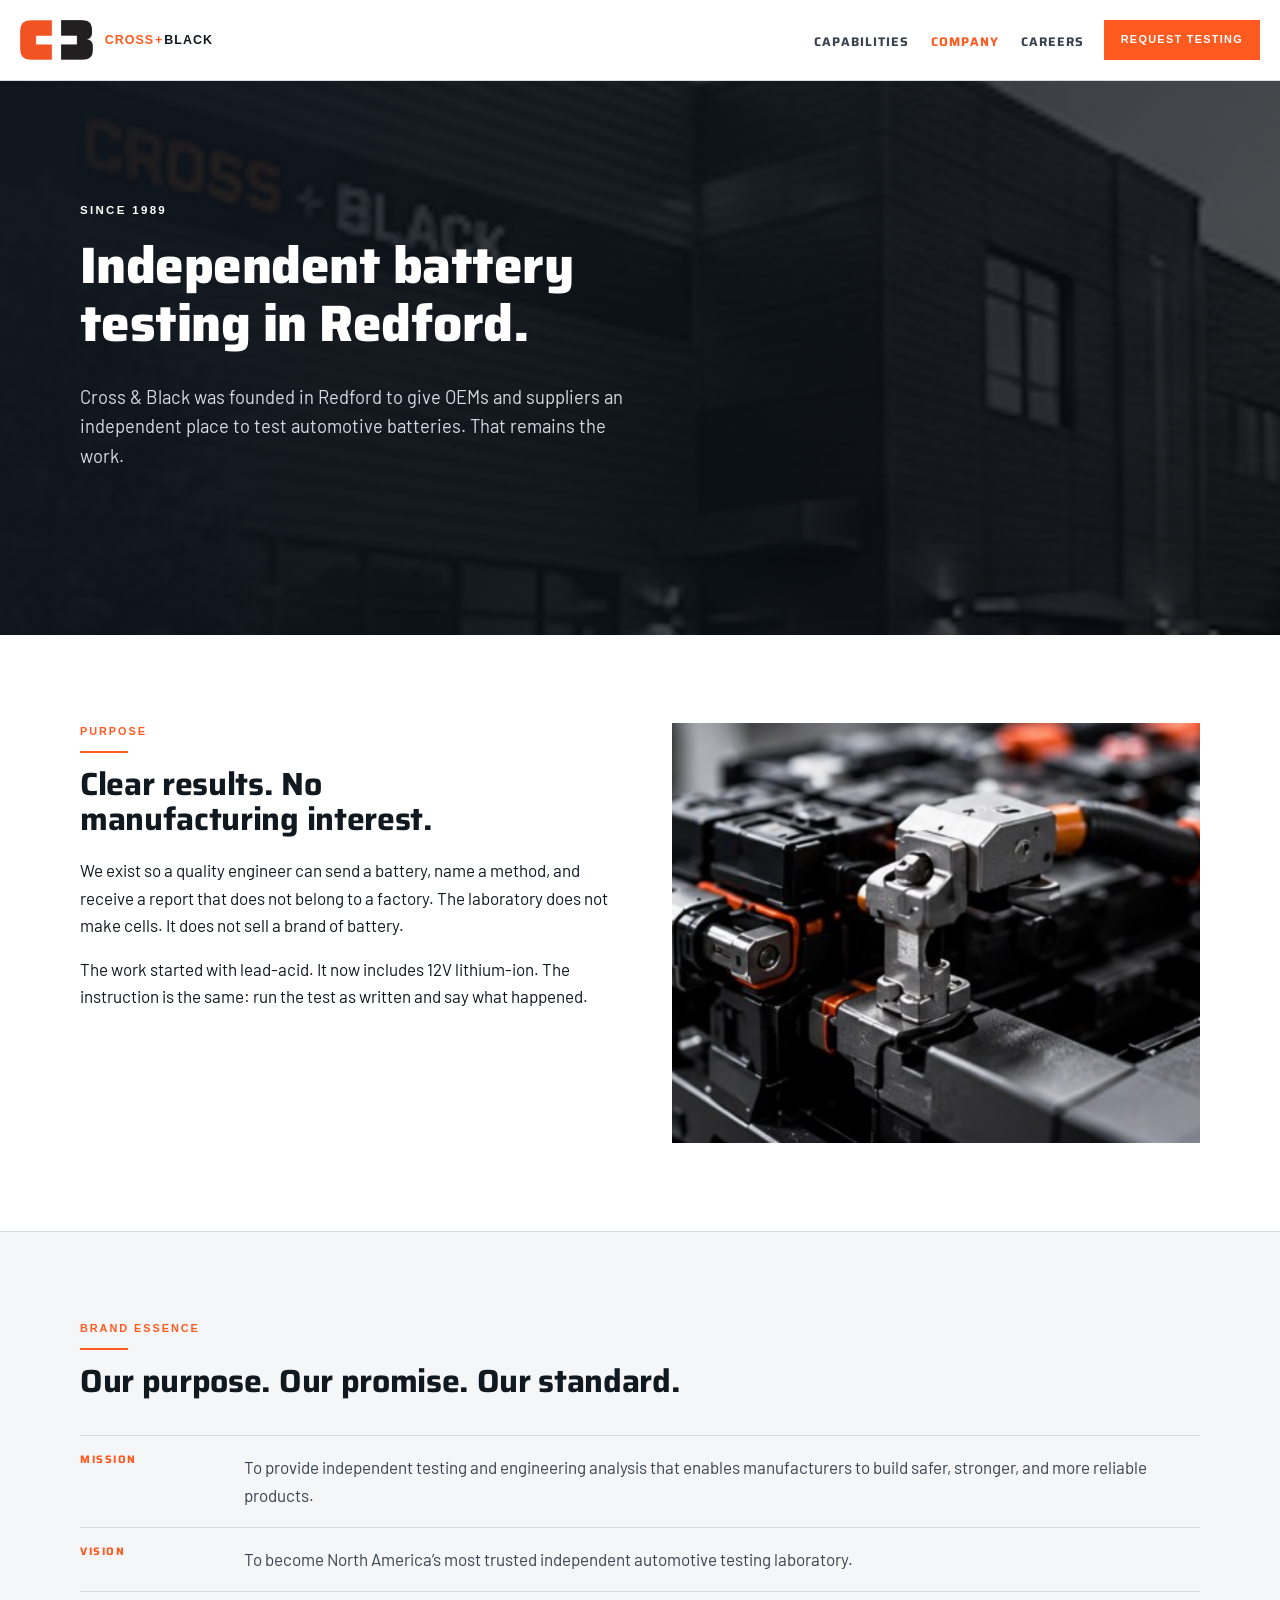
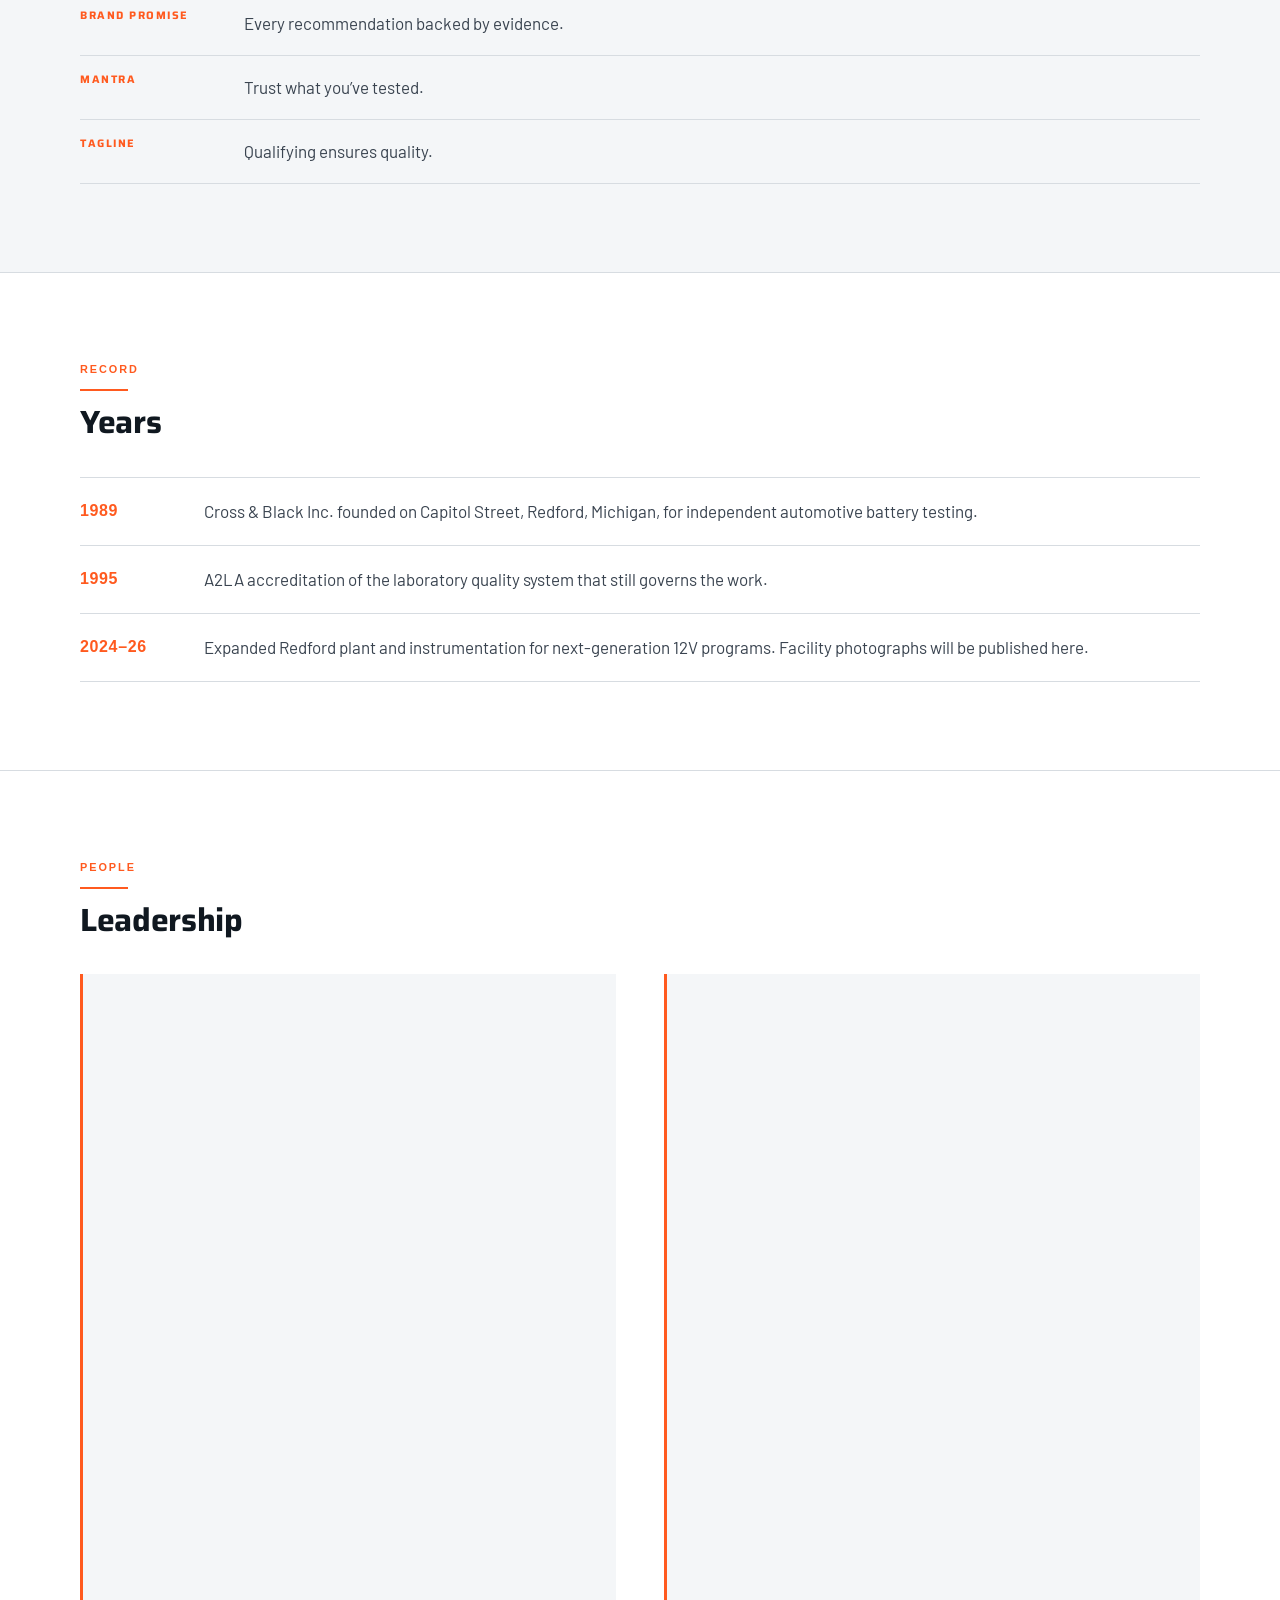
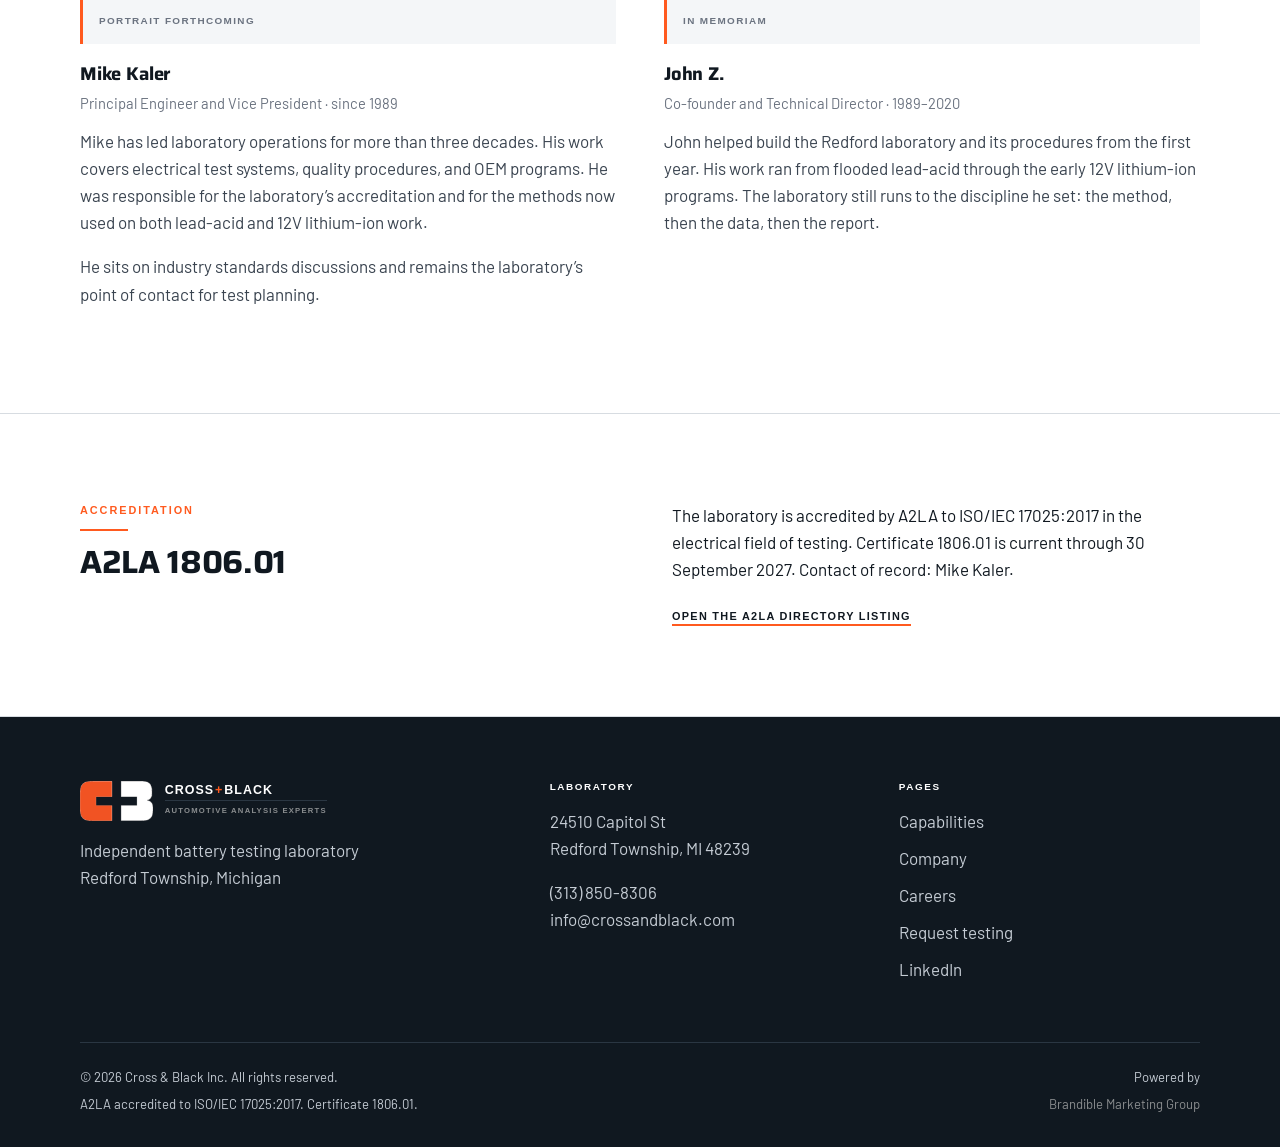
<file: company.html>
<!doctype html>
<html lang="en">
<head>
  <meta charset="UTF-8">
  <meta name="viewport" content="width=device-width, initial-scale=1.0">
  <title>Independent Battery Testing Laboratory — Cross &amp; Black</title>
  <meta name="description" content="Cross &amp; Black Inc. is an independent automotive battery testing laboratory in Redford, Michigan, founded in 1989. A2LA 1806.01. ISO/IEC 17025.">
  <link rel="canonical" href="https://crossandblack.netlify.app/company.html">
  <link rel="icon" type="image/png" href="Assets/brand/CBICON_TRANSPARENT.png">
  <meta property="og:type" content="website">
  <meta property="og:url" content="https://crossandblack.netlify.app/company.html">
  <meta property="og:title" content="Independent Battery Testing Laboratory — Cross &amp; Black">
  <meta property="og:description" content="Independent automotive battery testing in Redford, Michigan since 1989. A2LA 1806.01.">
  <meta property="og:image" content="https://crossandblack.netlify.app/Assets/logo-next.png">
  <link rel="preconnect" href="https://fonts.googleapis.com">
  <link rel="preconnect" href="https://fonts.gstatic.com" crossorigin>
  <link href="https://fonts.googleapis.com/css2?family=Barlow:ital,wght@0,400;0,500;0,600;0,700;1,400&family=Saira:wght@600;700;800&family=Saira+Extra+Expanded:wght@600;700;800&display=swap" rel="stylesheet">
  <link rel="stylesheet" href="Assets/css/style.css">
  <script src="Assets/js/main.js" defer></script>
  <script type="application/ld+json">
  {
    "@context": "https://schema.org",
    "@type": ["LocalBusiness", "ProfessionalService"],
    "name": "Cross & Black Inc.",
    "legalName": "Cross & Black Inc.",
    "description": "Independent ISO/IEC 17025 accredited automotive battery testing laboratory in Redford, Michigan. Founded in 1989. A2LA 1806.01.",
    "url": "https://crossandblack.netlify.app/company.html",
    "telephone": "+1-313-850-8306",
    "email": "info@crossandblack.com",
    "foundingDate": "1989",
    "image": "https://crossandblack.netlify.app/Assets/logo-next.png",
    "logo": "https://crossandblack.netlify.app/Assets/brand/CBICON_TRANSPARENT.png",
    "address": {
      "@type": "PostalAddress",
      "streetAddress": "24510 Capitol St",
      "addressLocality": "Redford Township",
      "addressRegion": "MI",
      "postalCode": "48239",
      "addressCountry": "US"
    },
    "openingHoursSpecification": {
      "@type": "OpeningHoursSpecification",
      "dayOfWeek": ["Monday", "Tuesday", "Wednesday", "Thursday", "Friday"],
      "opens": "08:00",
      "closes": "17:00"
    },
    "identifier": {
      "@type": "PropertyValue",
      "name": "A2LA Certificate",
      "value": "1806.01"
    },
    "sameAs": [
      "https://www.linkedin.com/company/cross-and-black/",
      "https://customer.a2la.org/index.cfm?event=directory.detail&labPID=4E9D3A93-23AF-45F9-8244-5C07146736B3"
    ],
    "areaServed": "US"
  }
  </script>
</head>
<body>
  <a class="skip" href="#main-content">Skip to main content</a>
  <header class="site-header">
    <div class="wrap header-inner">
      <a class="brand" href="index.html" aria-label="Cross + Black, Automotive Analysis Experts">
        <img class="brand-mark" src="Assets/brand/CBICON_TRANSPARENT.png" alt="" width="96" height="53">
        <span class="brand-lockup">
          <span class="brand-name"><b>Cross</b><i>+</i>Black</span>
          <span class="brand-qualifier">Automotive Analysis Experts</span>
        </span>
      </a>
      <button type="button" class="menu-toggle" id="menu-toggle" aria-expanded="false" aria-controls="site-nav">Menu</button>
      <nav class="site-nav" id="site-nav" aria-label="Primary">
        <ul>
          <li><a href="capabilities.html">Capabilities</a></li>
          <li><a href="company.html" aria-current="page">Company</a></li>
          <li><a href="careers.html">Careers</a></li>
        </ul>
      </nav>
      <a class="btn btn-header" href="contact.html">Request Testing</a>
    </div>
  </header>

  <main id="main-content">
    <header class="hero">
      <div class="hero-bg" aria-hidden="true">
        <img src="Assets/photos/plant.jpg" alt="" width="1003" height="1258">
      </div>
      <div class="wrap">
        <p class="eyebrow">Since 1989</p>
        <h1>Independent battery testing in Redford.</h1>
        <p class="lead">Cross &amp; Black was founded in Redford to give OEMs and suppliers an independent place to test automotive batteries. That remains the work.</p>
      </div>
    </header>

    <section class="section">
      <div class="wrap split split-visual">
        <div>
          <p class="section-kicker">Purpose</p>
          <h2>Clear results. No manufacturing interest.</h2>
          <p>We exist so a quality engineer can send a battery, name a method, and receive a report that does not belong to a factory. The laboratory does not make cells. It does not sell a brand of battery.</p>
          <p class="mb-0">The work started with lead-acid. It now includes 12V lithium-ion. The instruction is the same: run the test as written and say what happened.</p>
        </div>
        <figure class="photo-panel">
          <img src="Assets/photos/lab-4.jpg" alt="Battery interconnect hardware" width="1120" height="620" loading="lazy">
        </figure>
      </div>
    </section>

    <section class="section section--tint">
      <div class="wrap">
        <p class="section-kicker">Brand essence</p>
        <h2>Our purpose. Our promise. Our standard.</h2>
        <ul class="essence">
          <li>
            <h3>Mission</h3>
            <p>To provide independent testing and engineering analysis that enables manufacturers to build safer, stronger, and more reliable products.</p>
          </li>
          <li>
            <h3>Vision</h3>
            <p>To become North America’s most trusted independent automotive testing laboratory.</p>
          </li>
          <li>
            <h3>Brand promise</h3>
            <p>Every recommendation backed by evidence.</p>
          </li>
          <li>
            <h3>Mantra</h3>
            <p>Trust what you’ve tested.</p>
          </li>
          <li>
            <h3>Tagline</h3>
            <p>Qualifying ensures quality.</p>
          </li>
        </ul>
      </div>
    </section>

    <section class="section">
      <div class="wrap">
        <p class="section-kicker">Record</p>
        <h2>Years</h2>
        <ol class="timeline">
          <li>
            <time datetime="1989">1989</time>
            <p>Cross &amp; Black Inc. founded on Capitol Street, Redford, Michigan, for independent automotive battery testing.</p>
          </li>
          <li>
            <time datetime="1995">1995</time>
            <p>A2LA accreditation of the laboratory quality system that still governs the work.</p>
          </li>
          <li>
            <time datetime="2024">2024–26</time>
            <p>Expanded Redford plant and instrumentation for next-generation 12V programs. Facility photographs will be published here.</p>
          </li>
        </ol>
      </div>
    </section>

    <section class="section" id="leadership">
      <div class="wrap">
        <p class="section-kicker">People</p>
        <h2>Leadership</h2>
        <div class="people">
          <article class="person">
            <div class="media-well" aria-hidden="true"><span>Portrait forthcoming</span></div>
            <h3>Mike Kaler</h3>
            <p class="title">Principal Engineer and Vice President · since 1989</p>
            <p>Mike has led laboratory operations for more than three decades. His work covers electrical test systems, quality procedures, and OEM programs. He was responsible for the laboratory’s accreditation and for the methods now used on both lead-acid and 12V lithium-ion work.</p>
            <p>He sits on industry standards discussions and remains the laboratory’s point of contact for test planning.</p>
          </article>
          <article class="person">
            <div class="media-well" aria-hidden="true"><span>In memoriam</span></div>
            <h3>John Z.</h3>
            <p class="title">Co-founder and Technical Director · 1989–2020</p>
            <p>John helped build the Redford laboratory and its procedures from the first year. His work ran from flooded lead-acid through the early 12V lithium-ion programs. The laboratory still runs to the discipline he set: the method, then the data, then the report.</p>
          </article>
        </div>
      </div>
    </section>

    <section class="section">
      <div class="wrap split">
        <div>
          <p class="section-kicker">Accreditation</p>
          <h2>A2LA 1806.01</h2>
        </div>
        <div>
          <p>The laboratory is accredited by A2LA to ISO/IEC 17025:2017 in the electrical field of testing. Certificate 1806.01 is current through 30 September 2027. Contact of record: Mike Kaler.</p>
          <p class="mb-0"><a class="content-link" href="https://customer.a2la.org/index.cfm?event=directory.detail&amp;labPID=4E9D3A93-23AF-45F9-8244-5C07146736B3" target="_blank" rel="noopener noreferrer">Open the A2LA directory listing</a></p>
        </div>
      </div>
    </section>
  </main>

  <footer class="site-footer">
    <div class="wrap footer-grid">
      <div class="footer-brand">
        <a class="brand" href="index.html" aria-label="Cross + Black">
          <img class="brand-mark" src="Assets/brand/CBICON_ON_DARK.png" alt="" width="96" height="53">
          <span class="brand-lockup">
            <span class="brand-name"><b>Cross</b><i>+</i>Black</span>
            <span class="brand-qualifier">Automotive Analysis Experts</span>
          </span>
        </a>
        <p>Independent battery testing laboratory<br>Redford Township, Michigan</p>
      </div>
      <div>
        <h4>Laboratory</h4>
        <p>24510 Capitol St<br>Redford Township, MI 48239</p>
        <p><a href="tel:+13138508306">(313) 850-8306</a><br><a href="mailto:info@crossandblack.com">info@crossandblack.com</a></p>
      </div>
      <div>
        <h4>Pages</h4>
        <ul class="footer-links">
          <li><a href="capabilities.html">Capabilities</a></li>
          <li><a href="company.html">Company</a></li>
          <li><a href="careers.html">Careers</a></li>
          <li><a href="contact.html">Request testing</a></li>
          <li><a href="https://www.linkedin.com/company/cross-and-black/" target="_blank" rel="noopener noreferrer">LinkedIn</a></li>
        </ul>
      </div>
    </div>
    <div class="wrap footer-bottom">
      <div>
        <p>© 2026 Cross &amp; Black Inc. All rights reserved.</p>
        <p>A2LA accredited to ISO/IEC 17025:2017. Certificate 1806.01.</p>
      </div>
      <div class="footer-credit">
        <p>Powered by</p>
        <p><a href="https://www.brandiblemg.com" target="_blank" rel="noopener noreferrer">Brandible Marketing Group</a></p>
      </div>
    </div>
  </footer>
</body>
</html>
</file>
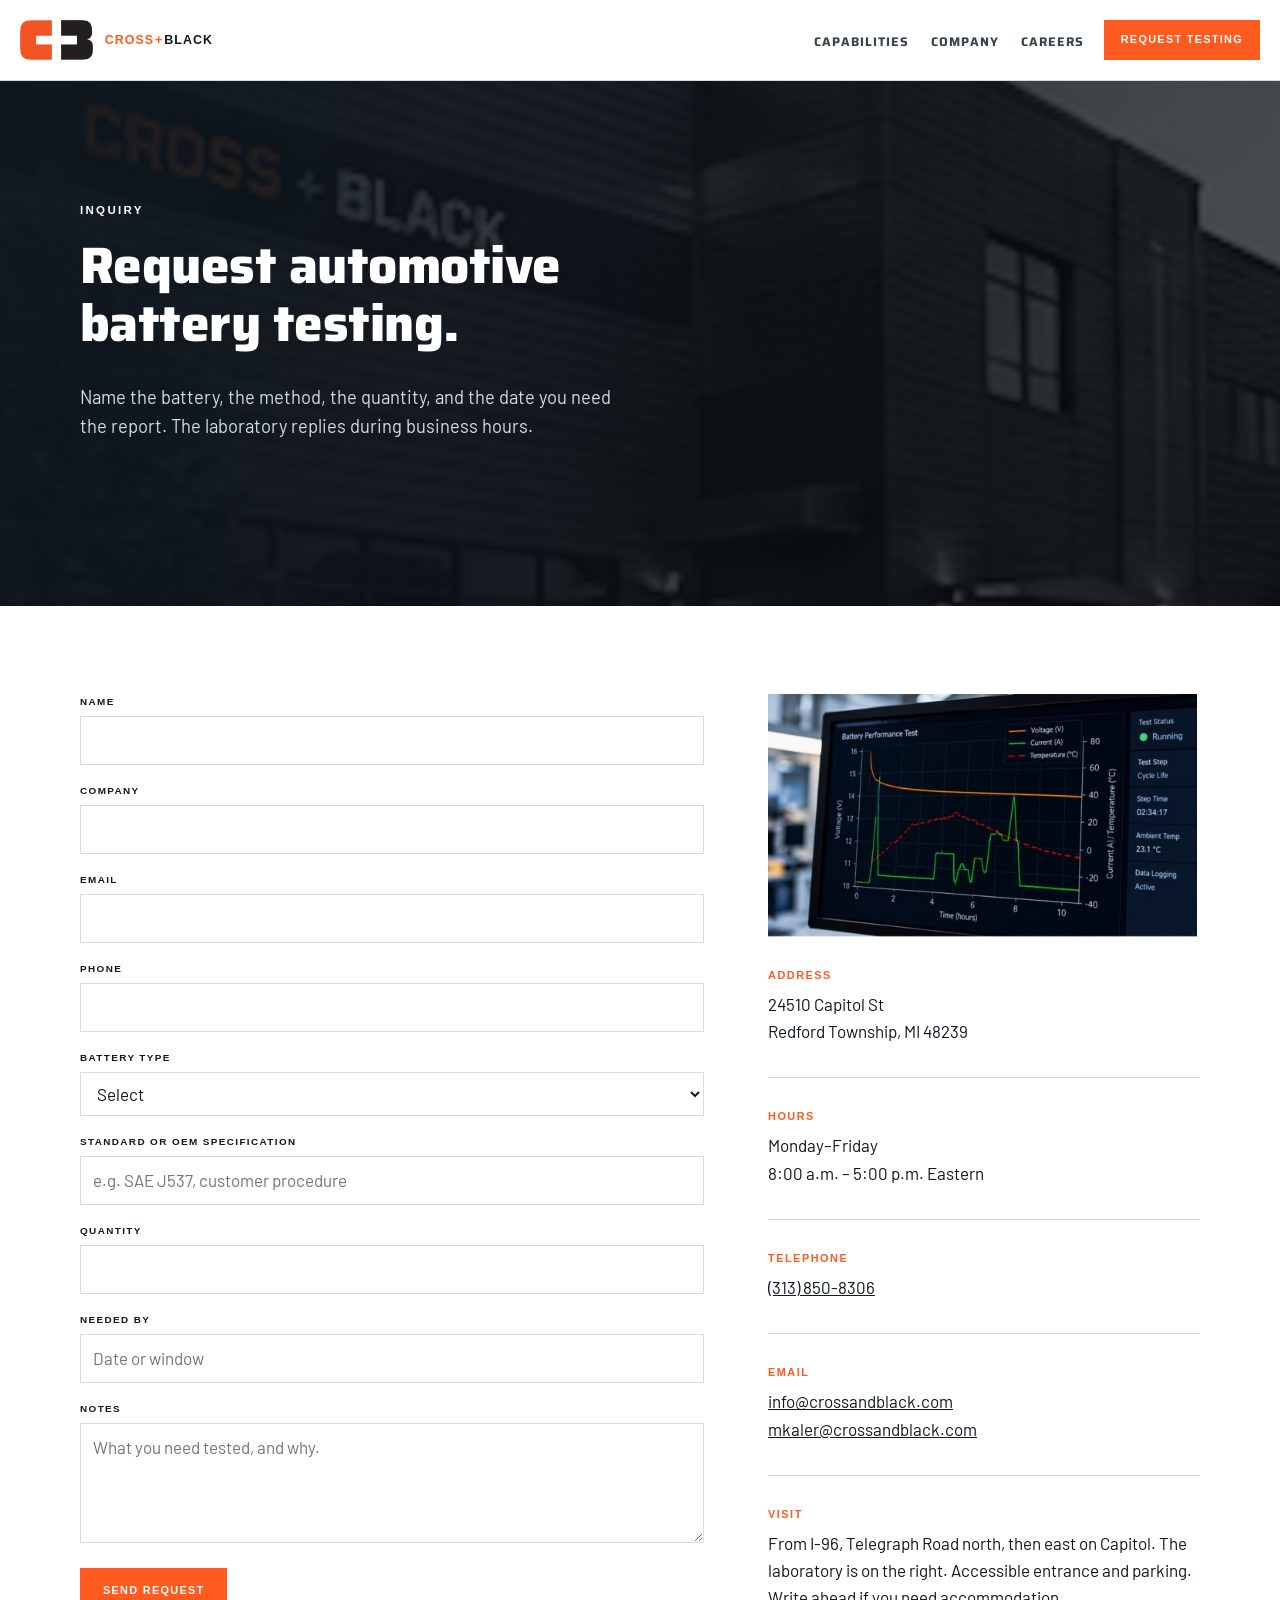
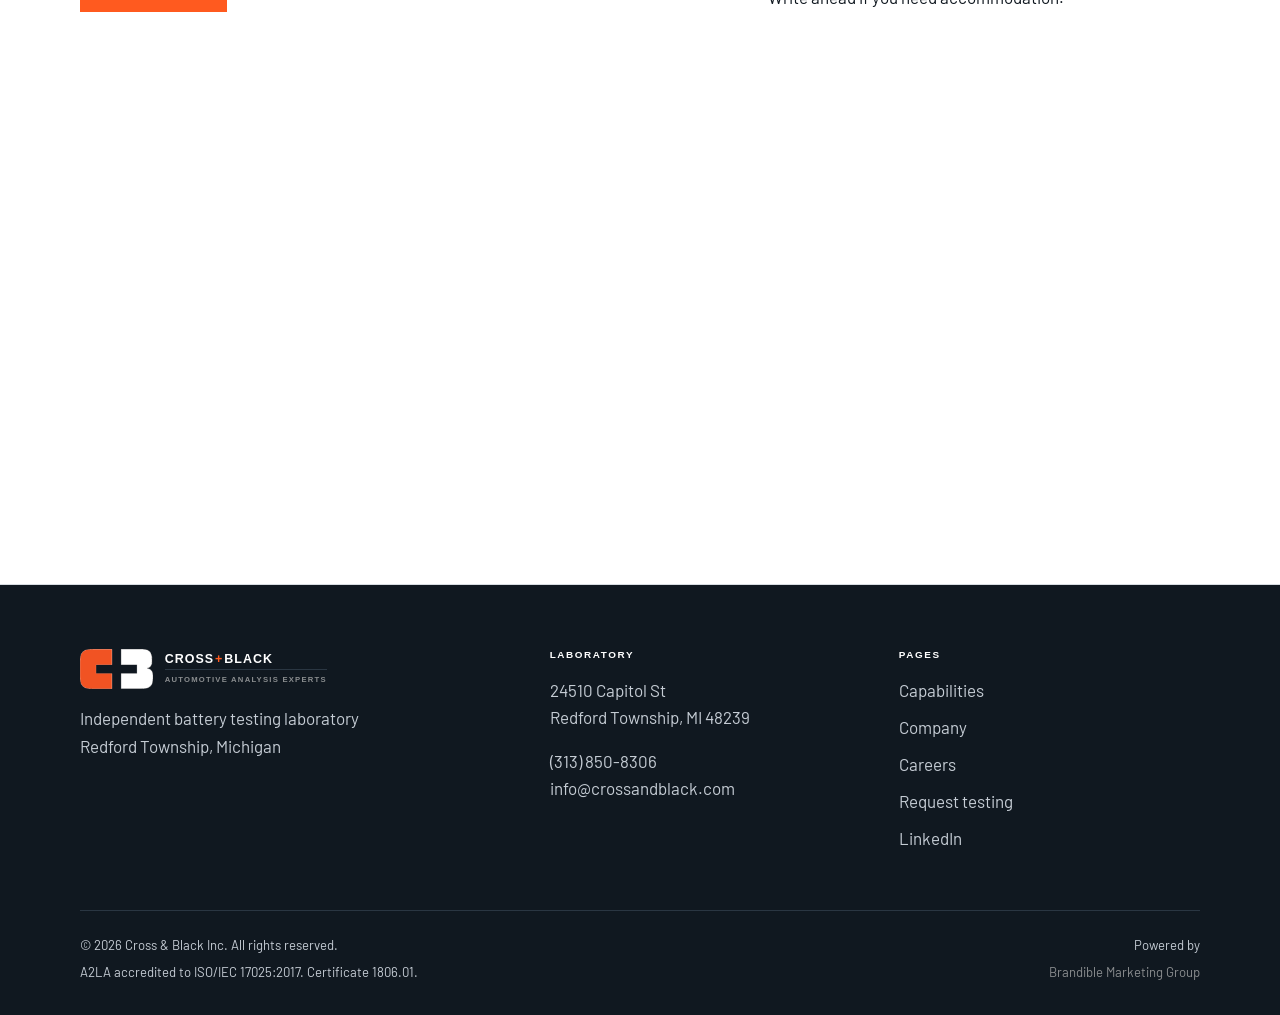
<file: contact.html>
<!doctype html>
<html lang="en">
<head>
  <meta charset="UTF-8">
  <meta name="viewport" content="width=device-width, initial-scale=1.0">
  <title>Request Automotive Battery Testing — Cross &amp; Black</title>
  <meta name="description" content="Request lead-acid or 12V lithium-ion battery testing from Cross &amp; Black Inc. in Redford, Michigan. Name the method and the date you need the report.">
  <link rel="canonical" href="https://crossandblack.netlify.app/contact.html">
  <link rel="icon" type="image/png" href="Assets/brand/CBICON_TRANSPARENT.png">
  <meta property="og:type" content="website">
  <meta property="og:url" content="https://crossandblack.netlify.app/contact.html">
  <meta property="og:title" content="Request Automotive Battery Testing — Cross &amp; Black">
  <meta property="og:description" content="Request a test plan from the Redford laboratory. A2LA 1806.01.">
  <meta property="og:image" content="https://crossandblack.netlify.app/Assets/logo-next.png">
  <link rel="preconnect" href="https://fonts.googleapis.com">
  <link rel="preconnect" href="https://fonts.gstatic.com" crossorigin>
  <link href="https://fonts.googleapis.com/css2?family=Barlow:ital,wght@0,400;0,500;0,600;0,700;1,400&family=Saira:wght@600;700;800&family=Saira+Extra+Expanded:wght@600;700;800&display=swap" rel="stylesheet">
  <link rel="stylesheet" href="Assets/css/style.css">
  <script src="Assets/js/main.js" defer></script>
  <script type="application/ld+json">
  {
    "@context": "https://schema.org",
    "@type": ["LocalBusiness", "ProfessionalService"],
    "name": "Cross & Black Inc.",
    "url": "https://crossandblack.netlify.app/contact.html",
    "telephone": "+1-313-850-8306",
    "email": "info@crossandblack.com",
    "image": "https://crossandblack.netlify.app/Assets/logo-next.png",
    "address": {
      "@type": "PostalAddress",
      "streetAddress": "24510 Capitol St",
      "addressLocality": "Redford Township",
      "addressRegion": "MI",
      "postalCode": "48239",
      "addressCountry": "US"
    },
    "openingHoursSpecification": {
      "@type": "OpeningHoursSpecification",
      "dayOfWeek": ["Monday", "Tuesday", "Wednesday", "Thursday", "Friday"],
      "opens": "08:00",
      "closes": "17:00"
    },
    "contactPoint": {
      "@type": "ContactPoint",
      "contactType": "customer service",
      "telephone": "+1-313-850-8306",
      "email": "info@crossandblack.com",
      "availableLanguage": "English"
    }
  }
  </script>
</head>
<body>
  <a class="skip" href="#main-content">Skip to main content</a>
  <header class="site-header">
    <div class="wrap header-inner">
      <a class="brand" href="index.html" aria-label="Cross + Black, Automotive Analysis Experts">
        <img class="brand-mark" src="Assets/brand/CBICON_TRANSPARENT.png" alt="" width="96" height="53">
        <span class="brand-lockup">
          <span class="brand-name"><b>Cross</b><i>+</i>Black</span>
          <span class="brand-qualifier">Automotive Analysis Experts</span>
        </span>
      </a>
      <button type="button" class="menu-toggle" id="menu-toggle" aria-expanded="false" aria-controls="site-nav">Menu</button>
      <nav class="site-nav" id="site-nav" aria-label="Primary">
        <ul>
          <li><a href="capabilities.html">Capabilities</a></li>
          <li><a href="company.html">Company</a></li>
          <li><a href="careers.html">Careers</a></li>
        </ul>
      </nav>
      <a class="btn btn-header" href="contact.html">Request Testing</a>
    </div>
  </header>

  <main id="main-content">
    <header class="hero">
      <div class="hero-bg" aria-hidden="true">
        <img src="Assets/photos/plant.jpg" alt="" width="1003" height="1258">
      </div>
      <div class="wrap">
        <p class="eyebrow">Inquiry</p>
        <h1>Request automotive battery testing.</h1>
        <p class="lead">Name the battery, the method, the quantity, and the date you need the report. The laboratory replies during business hours.</p>
      </div>
    </header>

    <section class="section">
      <div class="wrap rfq-layout">
        <form class="contact-form" id="rfq-form" name="request-testing" method="POST" action="thank-you.html" data-netlify="true" netlify-honeypot="bot-field" novalidate>
          <input type="hidden" name="form-name" value="request-testing">
          <input type="hidden" name="subject" value="Cross &amp; Black — testing request">
          <p class="hp">
            <label>Leave blank <input name="bot-field" tabindex="-1" autocomplete="off"></label>
          </p>

          <div class="field">
            <label for="name">Name</label>
            <input id="name" name="name" type="text" autocomplete="name" required>
          </div>
          <div class="field">
            <label for="company">Company</label>
            <input id="company" name="company" type="text" autocomplete="organization" required>
          </div>
          <div class="field">
            <label for="email">Email</label>
            <input id="email" name="email" type="email" autocomplete="email" required>
          </div>
          <div class="field">
            <label for="phone">Phone</label>
            <input id="phone" name="phone" type="tel" autocomplete="tel">
          </div>
          <div class="field">
            <label for="battery-type">Battery type</label>
            <select id="battery-type" name="battery-type">
              <option value="">Select</option>
              <option value="lead-acid-sli">Lead-acid — SLI</option>
              <option value="lead-acid-agm">Lead-acid — AGM</option>
              <option value="lead-acid-other">Lead-acid — other</option>
              <option value="lithium-12v">12V lithium-ion</option>
              <option value="other">Other / not sure</option>
            </select>
          </div>
          <div class="field">
            <label for="standard">Standard or OEM specification</label>
            <input id="standard" name="standard" type="text" placeholder="e.g. SAE J537, customer procedure">
          </div>
          <div class="field">
            <label for="quantity">Quantity</label>
            <input id="quantity" name="quantity" type="text">
          </div>
          <div class="field">
            <label for="needed-by">Needed by</label>
            <input id="needed-by" name="needed-by" type="text" placeholder="Date or window">
          </div>
          <div class="field">
            <label for="notes">Notes</label>
            <textarea id="notes" name="notes" required placeholder="What you need tested, and why."></textarea>
          </div>
          <button class="btn" type="submit">Send request</button>
        </form>

        <aside>
          <figure class="photo-panel">
            <img src="Assets/photos/lab-3.jpg" alt="Battery performance test display" width="1120" height="630" loading="lazy">
          </figure>
          <div class="aside-block">
            <h3>Address</h3>
            <p>24510 Capitol St<br>Redford Township, MI 48239</p>
          </div>
          <div class="aside-block">
            <h3>Hours</h3>
            <p>Monday–Friday<br>8:00 a.m. – 5:00 p.m. Eastern</p>
          </div>
          <div class="aside-block">
            <h3>Telephone</h3>
            <p><a href="tel:+13138508306">(313) 850-8306</a></p>
          </div>
          <div class="aside-block">
            <h3>Email</h3>
            <p><a href="mailto:info@crossandblack.com">info@crossandblack.com</a><br><a href="mailto:mkaler@crossandblack.com">mkaler@crossandblack.com</a></p>
          </div>
          <div class="aside-block">
            <h3>Visit</h3>
            <p>From I-96, Telegraph Road north, then east on Capitol. The laboratory is on the right. Accessible entrance and parking. Write ahead if you need accommodation.</p>
          </div>
        </aside>
      </div>

      <div class="wrap map-frame">
        <iframe title="Map of Cross &amp; Black Inc." src="https://www.google.com/maps/embed?pb=!1m18!1m12!1m3!1d3004.9298098007994!2d-83.28345622398696!3d42.37738943400674!2m3!1f0!2f0!3f0!3m2!1i1024!2i768!4f13.1!3m3!1m2!1s0x8824b51727b4b673%3A0x4b06679a28b6a1be!2sCross%20and%20Black!5e1!3m2!1sen!2sus!4v1763493423321!5m2!1sen!2sus" loading="lazy" referrerpolicy="no-referrer-when-downgrade" allowfullscreen></iframe>
      </div>
    </section>
  </main>

  <footer class="site-footer">
    <div class="wrap footer-grid">
      <div class="footer-brand">
        <a class="brand" href="index.html" aria-label="Cross + Black">
          <img class="brand-mark" src="Assets/brand/CBICON_ON_DARK.png" alt="" width="96" height="53">
          <span class="brand-lockup">
            <span class="brand-name"><b>Cross</b><i>+</i>Black</span>
            <span class="brand-qualifier">Automotive Analysis Experts</span>
          </span>
        </a>
        <p>Independent battery testing laboratory<br>Redford Township, Michigan</p>
      </div>
      <div>
        <h4>Laboratory</h4>
        <p>24510 Capitol St<br>Redford Township, MI 48239</p>
        <p><a href="tel:+13138508306">(313) 850-8306</a><br><a href="mailto:info@crossandblack.com">info@crossandblack.com</a></p>
      </div>
      <div>
        <h4>Pages</h4>
        <ul class="footer-links">
          <li><a href="capabilities.html">Capabilities</a></li>
          <li><a href="company.html">Company</a></li>
          <li><a href="careers.html">Careers</a></li>
          <li><a href="contact.html">Request testing</a></li>
          <li><a href="https://www.linkedin.com/company/cross-and-black/" target="_blank" rel="noopener noreferrer">LinkedIn</a></li>
        </ul>
      </div>
    </div>
    <div class="wrap footer-bottom">
      <div>
        <p>© 2026 Cross &amp; Black Inc. All rights reserved.</p>
        <p>A2LA accredited to ISO/IEC 17025:2017. Certificate 1806.01.</p>
      </div>
      <div class="footer-credit">
        <p>Powered by</p>
        <p><a href="https://www.brandiblemg.com" target="_blank" rel="noopener noreferrer">Brandible Marketing Group</a></p>
      </div>
    </div>
  </footer>
</body>
</html>
</file>
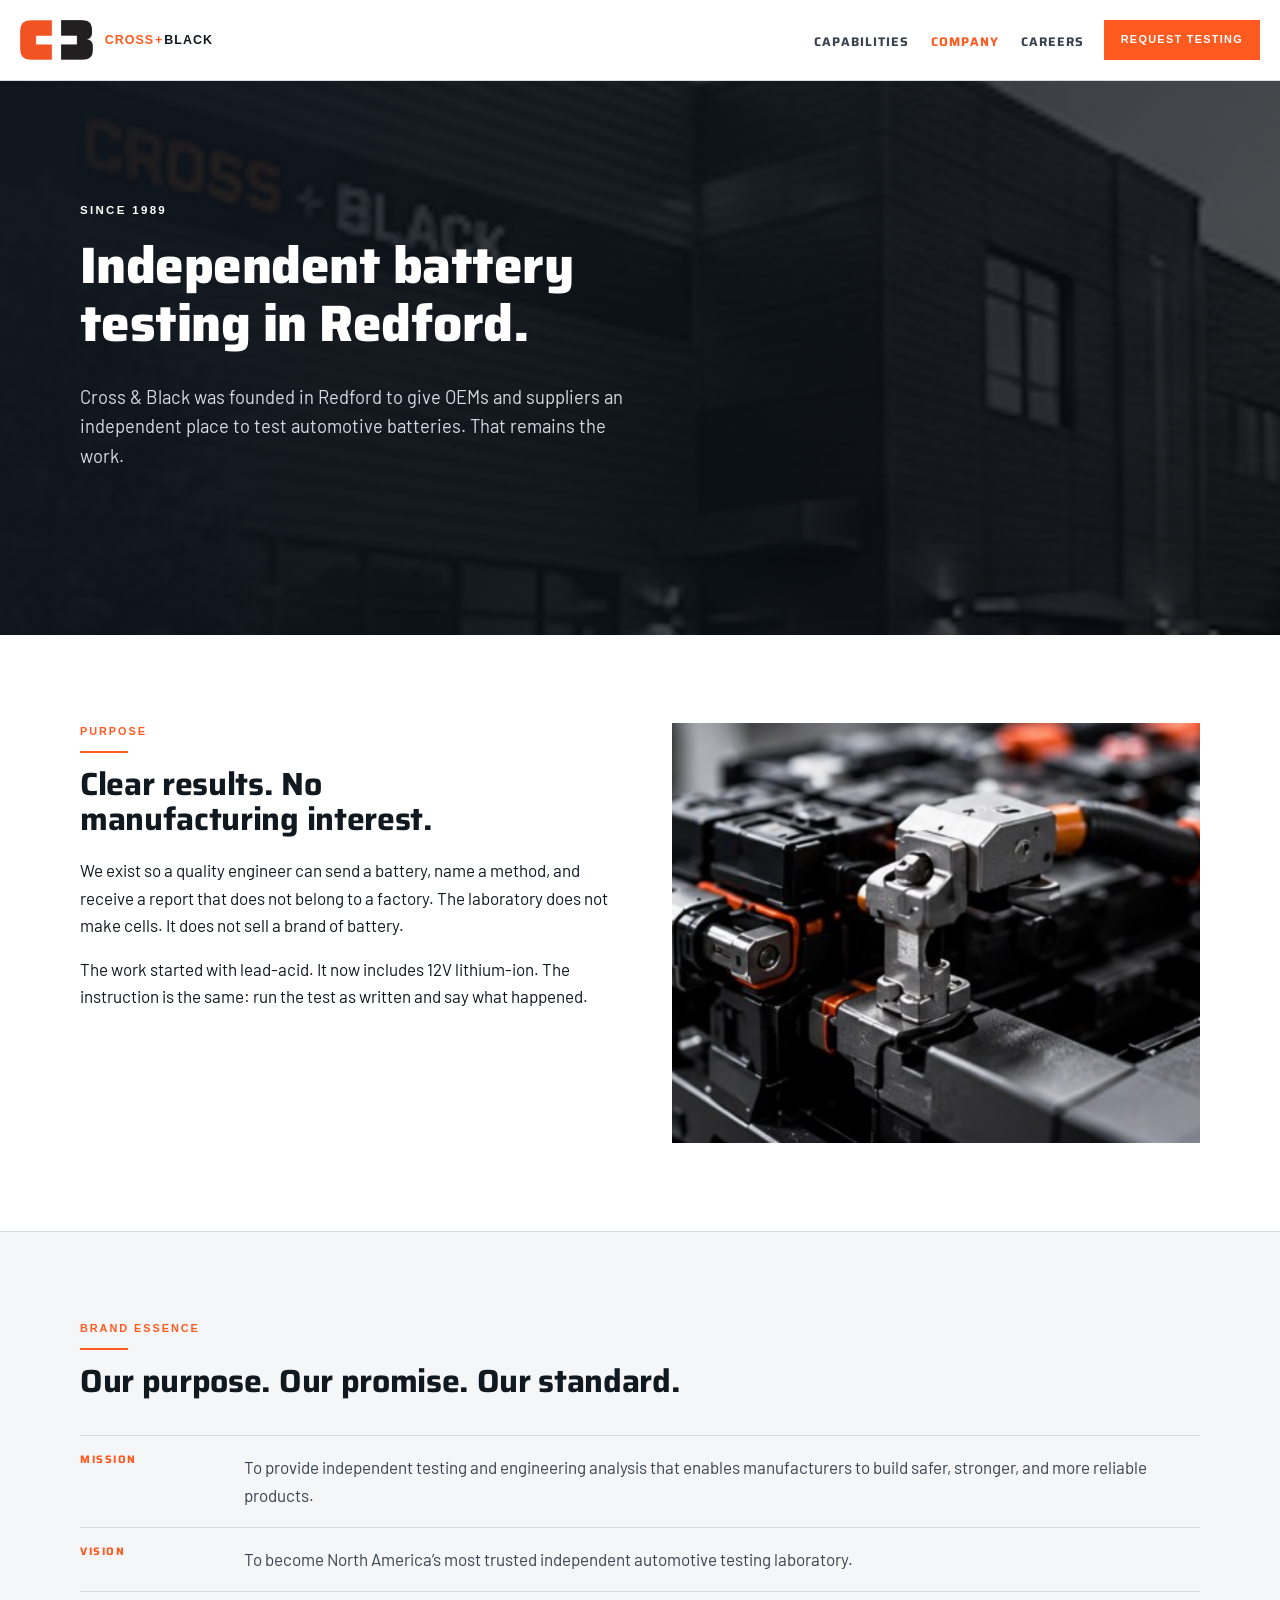
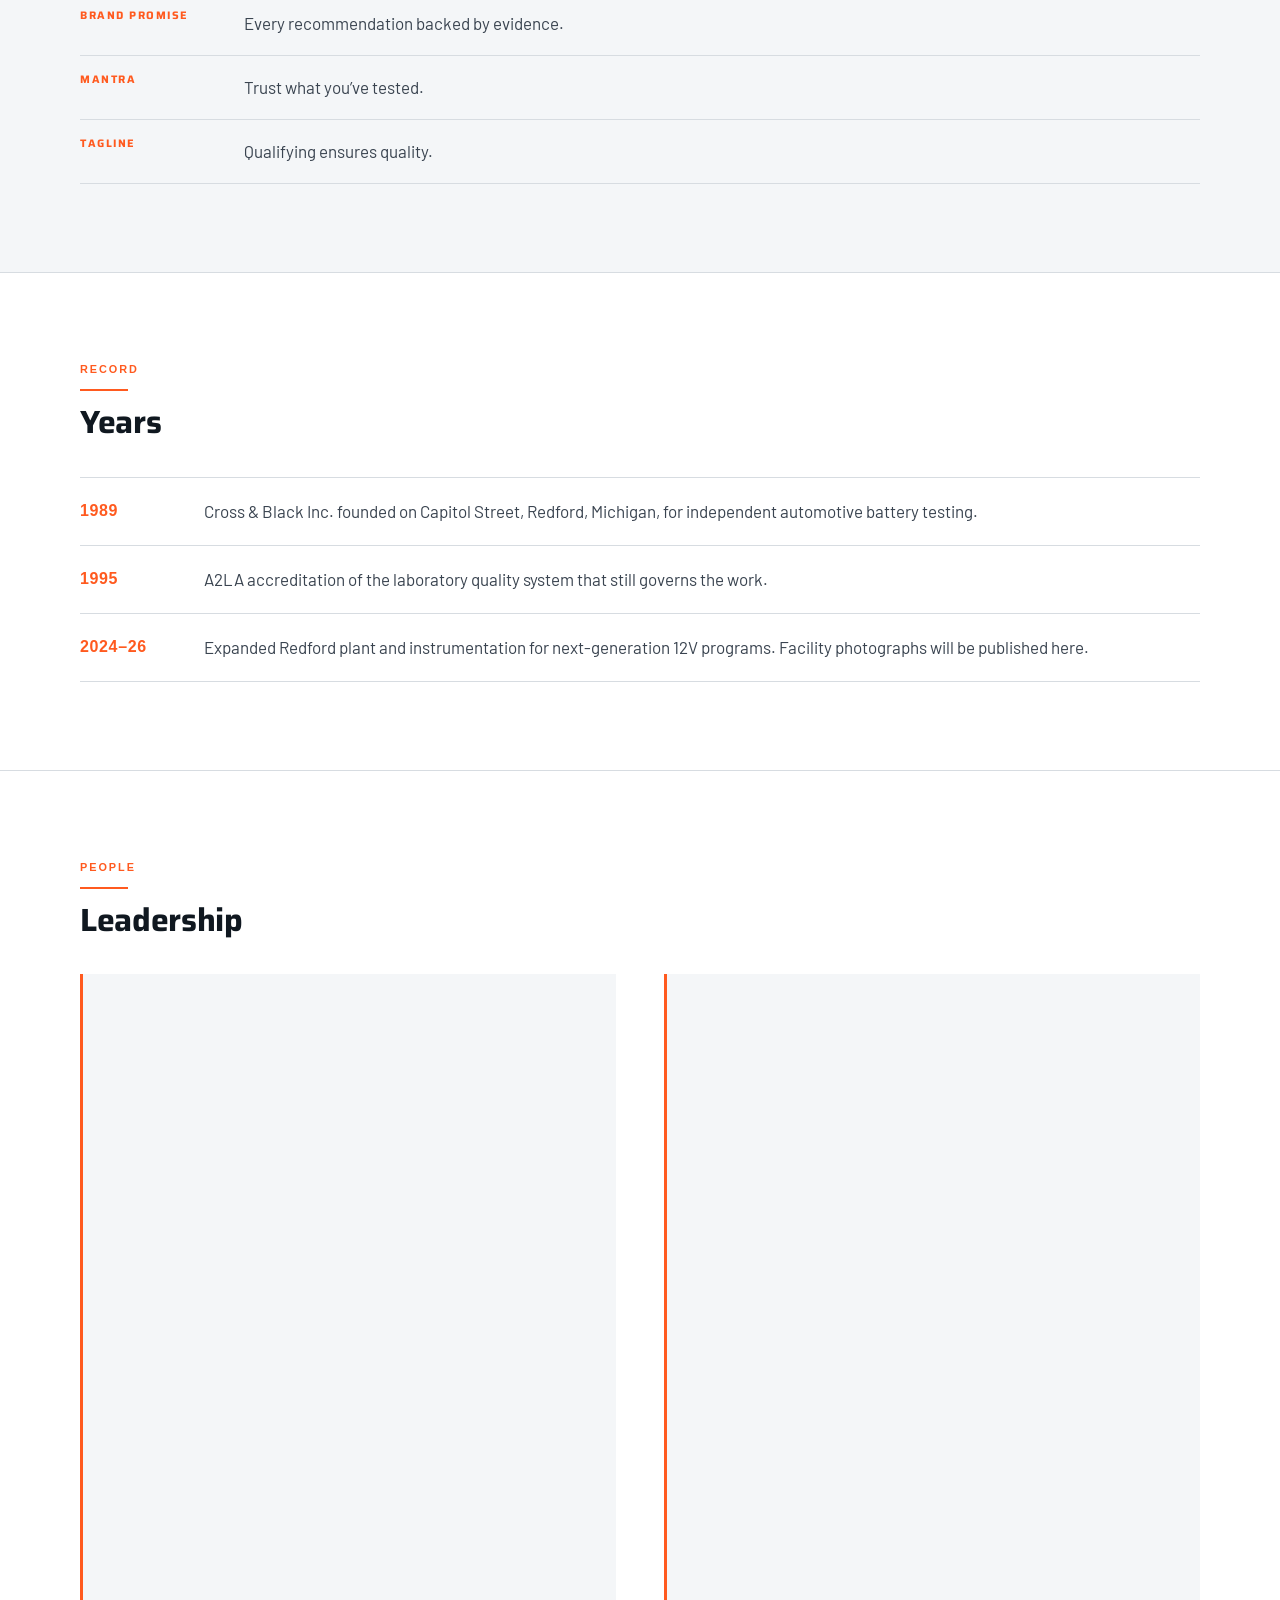
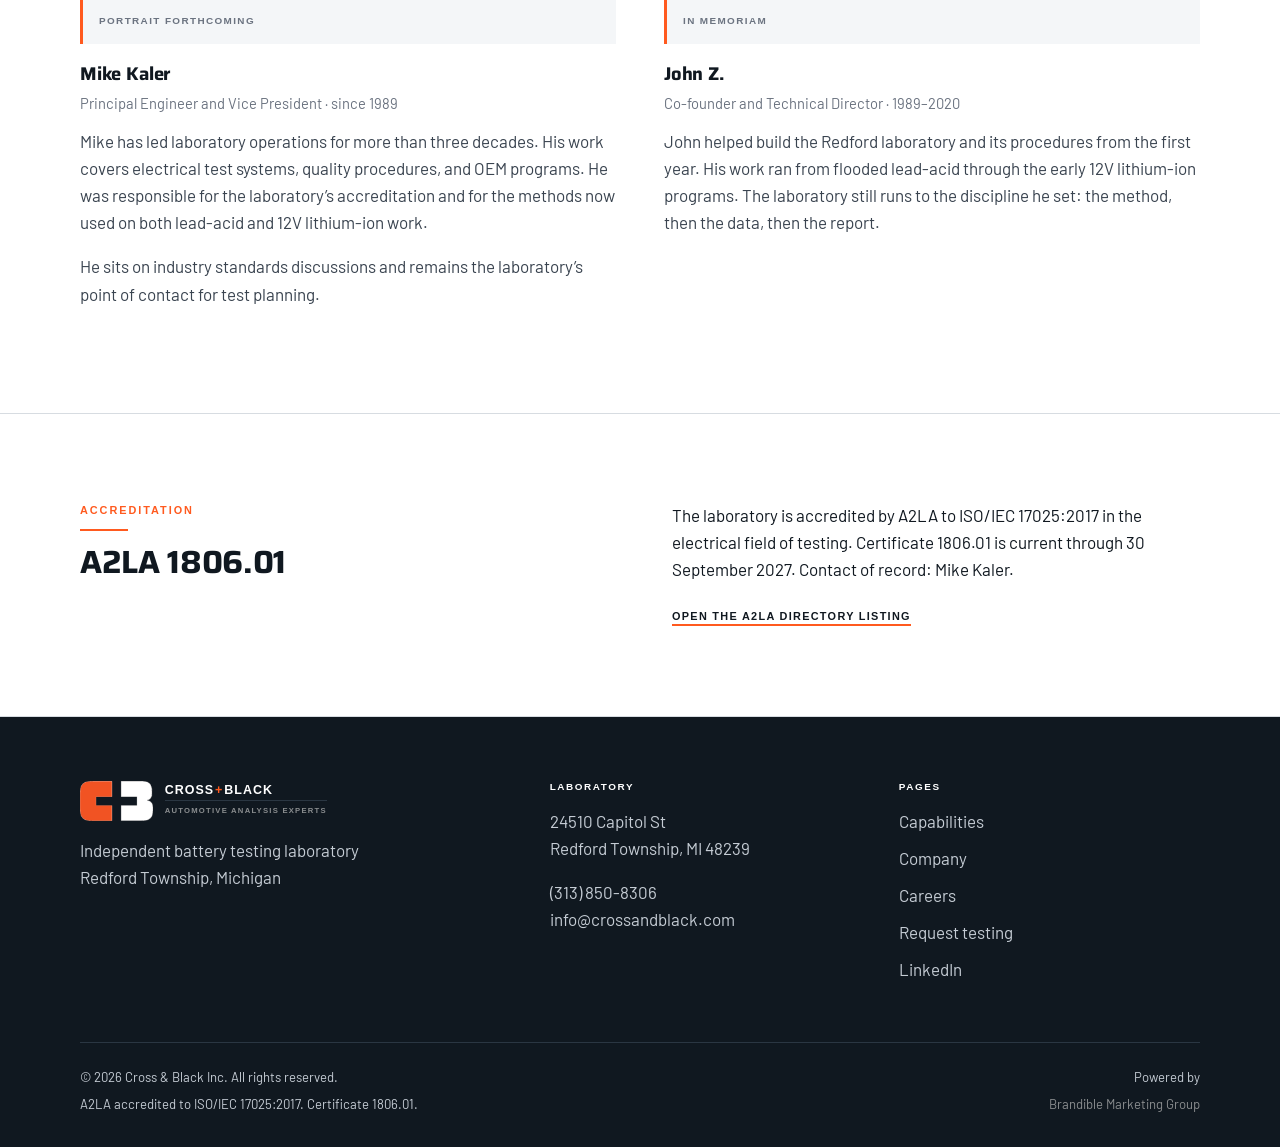
<file: leadership.html>
<!doctype html>
<html lang="en">
<head>
  <meta charset="UTF-8">
  <meta http-equiv="refresh" content="0; url=company.html">
  <link rel="canonical" href="https://crossandblack.netlify.app/company.html">
  <title>Redirecting — Cross &amp; Black Inc.</title>
  <script>location.replace("company.html");</script>
</head>
<body>
  <p><a href="company.html">Continue to Company</a></p>
</body>
</html>
</file>
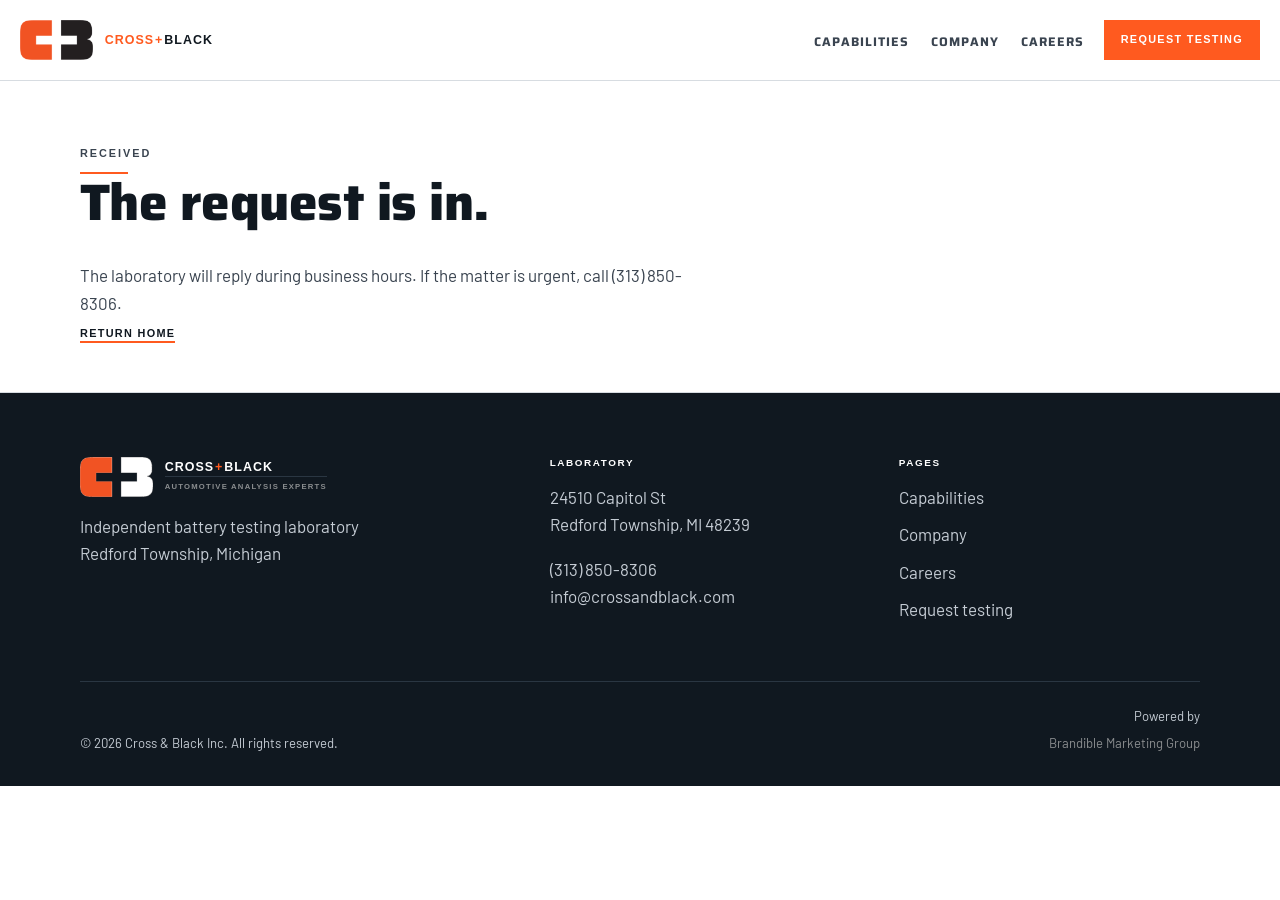
<file: thank-you.html>
<!doctype html>
<html lang="en">
<head>
  <meta charset="UTF-8">
  <meta name="viewport" content="width=device-width, initial-scale=1.0">
  <title>Request received — Cross &amp; Black Inc.</title>
  <meta name="robots" content="noindex">
  <link rel="icon" type="image/png" href="Assets/brand/CBICON_TRANSPARENT.png">
  <link rel="preconnect" href="https://fonts.googleapis.com">
  <link rel="preconnect" href="https://fonts.gstatic.com" crossorigin>
  <link href="https://fonts.googleapis.com/css2?family=Barlow:ital,wght@0,400;0,500;0,600;0,700;1,400&family=Saira:wght@600;700;800&family=Saira+Extra+Expanded:wght@600;700;800&display=swap" rel="stylesheet">
  <link rel="stylesheet" href="Assets/css/style.css">
  <script src="Assets/js/main.js" defer></script>
</head>
<body>
  <a class="skip" href="#main-content">Skip to main content</a>
  <header class="site-header">
    <div class="wrap header-inner">
      <a class="brand" href="index.html" aria-label="Cross + Black, Automotive Analysis Experts">
        <img class="brand-mark" src="Assets/brand/CBICON_TRANSPARENT.png" alt="" width="96" height="53">
        <span class="brand-lockup">
          <span class="brand-name"><b>Cross</b><i>+</i>Black</span>
          <span class="brand-qualifier">Automotive Analysis Experts</span>
        </span>
      </a>
      <button type="button" class="menu-toggle" id="menu-toggle" aria-expanded="false" aria-controls="site-nav">Menu</button>
      <nav class="site-nav" id="site-nav" aria-label="Primary">
        <ul>
          <li><a href="capabilities.html">Capabilities</a></li>
          <li><a href="company.html">Company</a></li>
          <li><a href="careers.html">Careers</a></li>
        </ul>
      </nav>
      <a class="btn btn-header" href="contact.html">Request Testing</a>
    </div>
  </header>

  <main id="main-content">
    <header class="page-head">
      <div class="wrap">
        <p class="section-kicker">Received</p>
        <h1>The request is in.</h1>
        <p>The laboratory will reply during business hours. If the matter is urgent, call (313) 850-8306.</p>
        <p><a class="content-link" href="index.html">Return home</a></p>
      </div>
    </header>
  </main>

  <footer class="site-footer">
    <div class="wrap footer-grid">
      <div class="footer-brand">
        <a class="brand" href="index.html" aria-label="Cross + Black">
          <img class="brand-mark" src="Assets/brand/CBICON_ON_DARK.png" alt="" width="96" height="53">
          <span class="brand-lockup">
            <span class="brand-name"><b>Cross</b><i>+</i>Black</span>
            <span class="brand-qualifier">Automotive Analysis Experts</span>
          </span>
        </a>
        <p>Independent battery testing laboratory<br>Redford Township, Michigan</p>
      </div>
      <div>
        <h4>Laboratory</h4>
        <p>24510 Capitol St<br>Redford Township, MI 48239</p>
        <p><a href="tel:+13138508306">(313) 850-8306</a><br><a href="mailto:info@crossandblack.com">info@crossandblack.com</a></p>
      </div>
      <div>
        <h4>Pages</h4>
        <ul class="footer-links">
          <li><a href="capabilities.html">Capabilities</a></li>
          <li><a href="company.html">Company</a></li>
          <li><a href="careers.html">Careers</a></li>
          <li><a href="contact.html">Request testing</a></li>
        </ul>
      </div>
    </div>
    <div class="wrap footer-bottom">
      <div>
        <p>© 2026 Cross &amp; Black Inc. All rights reserved.</p>
      </div>
      <div class="footer-credit">
        <p>Powered by</p>
        <p><a href="https://www.brandiblemg.com" target="_blank" rel="noopener noreferrer">Brandible Marketing Group</a></p>
      </div>
    </div>
  </footer>
</body>
</html>
</file>
<file: Assets/css/style.css>
:root {
  --orange: #ff5a1f;
  --orange-hover: #e64a12;
  --black: #101820;
  --white: #ffffff;
  --gray: #97999b;
  --blue: #7f9db3;
  --silver: #8a8d8f;
  --ink: #101820;
  --ink-soft: #3a4450;
  --muted: #6b7380;
  --line: #d7dce1;
  --paper: #ffffff;
  --paper-deep: #f4f6f8;
  --header-h: 80px;
  --wrap: 1120px;
  --measure: 38rem;
  --font-display: "Saira Extra Expanded", "Arial Narrow", "Helvetica Neue", sans-serif;
  --font-headline: "Saira", "Helvetica Neue", Helvetica, Arial, sans-serif;
  --font-body: "Barlow", "Helvetica Neue", Helvetica, Arial, sans-serif;
}

*,
*::before,
*::after {
  box-sizing: border-box;
}

html,
body {
  margin: 0;
  max-width: 100%;
  overflow-x: hidden;
}

html {
  scroll-behavior: smooth;
  scroll-padding-top: calc(var(--header-h) + 16px);
}

body {
  background: var(--paper);
  color: var(--ink);
  font-family: var(--font-body);
  font-size: 17px;
  line-height: 1.6;
  -webkit-font-smoothing: antialiased;
}

img {
  max-width: 100%;
  height: auto;
  display: block;
}

a {
  color: inherit;
}

h1,
h2,
h3,
h4 {
  font-family: var(--font-headline);
  font-weight: 700;
  letter-spacing: -0.01em;
  line-height: 1.12;
  color: var(--ink);
  margin: 0 0 0.6em;
  text-wrap: balance;
}

h1 { font-size: clamp(2rem, 4.4vw, 3.2rem); font-weight: 800; }
h2 { font-size: clamp(1.45rem, 2.6vw, 2rem); }
h3 { font-size: 1.15rem; }

p { margin: 0 0 1em; }

.skip {
  position: absolute;
  left: 16px;
  top: -100px;
  z-index: 10000;
  padding: 10px 14px;
  background: var(--black);
  color: var(--white);
  text-decoration: none;
}

.skip:focus { top: 12px; }

.wrap {
  width: min(var(--wrap), calc(100% - 48px));
  margin: 0 auto;
}

.measure { max-width: var(--measure); }

/* Header */
.site-header {
  position: sticky;
  top: 0;
  z-index: 100;
  background: var(--white);
  border-bottom: 1px solid var(--line);
}

.site-header .header-inner {
  position: relative;
  width: min(1280px, calc(100% - 40px));
}

.header-inner {
  display: flex;
  align-items: center;
  gap: 20px;
  min-height: var(--header-h);
}

.brand {
  display: flex;
  align-items: center;
  gap: 12px;
  flex-shrink: 0;
  text-decoration: none;
  color: var(--ink);
}

.brand img,
.brand-mark {
  height: 40px;
  width: auto;
  display: block;
}

.brand-lockup {
  display: flex;
  flex-direction: column;
  gap: 3px;
  min-width: 0;
}

.brand-name {
  font-family: var(--font-display);
  font-weight: 800;
  font-size: 0.78rem;
  letter-spacing: 0.08em;
  text-transform: uppercase;
  line-height: 1;
  color: var(--black);
}

.brand-name b {
  color: var(--orange);
  font-weight: inherit;
}

.brand-name i {
  font-style: normal;
  color: var(--orange);
  padding: 0 1px;
}

.brand-qualifier {
  display: none;
  font-family: var(--font-display);
  font-weight: 600;
  font-size: 0.48rem;
  letter-spacing: 0.16em;
  text-transform: uppercase;
  color: var(--blue);
  padding-top: 4px;
  border-top: 1px solid var(--line);
}

@media (min-width: 1240px) {
  .brand-qualifier { display: block; }
}

.site-nav {
  margin-left: auto;
}

.site-nav ul {
  display: flex;
  gap: 22px;
  list-style: none;
  margin: 0;
  padding: 0;
}

.site-header .brand-qualifier {
  display: none;
}

.site-nav a {
  text-decoration: none;
  font-family: var(--font-headline);
  font-size: 0.78rem;
  font-weight: 700;
  letter-spacing: 0.08em;
  text-transform: uppercase;
  color: var(--ink-soft);
}

.site-nav a:hover,
.site-nav a[aria-current="page"] {
  color: var(--orange);
}

.btn {
  display: inline-flex;
  align-items: center;
  justify-content: center;
  min-height: 44px;
  padding: 10px 22px;
  background: var(--orange);
  color: var(--white);
  text-decoration: none;
  border: 1px solid var(--orange);
  font-family: var(--font-display);
  font-size: 0.68rem;
  font-weight: 700;
  letter-spacing: 0.12em;
  text-transform: uppercase;
  cursor: pointer;
}

.btn:hover { background: var(--orange-hover); border-color: var(--orange-hover); color: var(--white); }

.btn-ghost {
  background: transparent;
  color: var(--white);
  border-color: var(--white);
}

.btn-ghost:hover {
  background: var(--white);
  color: var(--black);
  border-color: var(--white);
}

.btn-on-orange {
  background: var(--black);
  border-color: var(--black);
  color: var(--white);
}

.btn-on-orange:hover {
  background: var(--white);
  border-color: var(--white);
  color: var(--black);
}

.btn-header {
  flex-shrink: 0;
  min-height: 40px;
  padding: 8px 16px;
}

.menu-toggle {
  display: none;
  margin-left: auto;
  background: none;
  border: 1px solid var(--line);
  min-height: 40px;
  padding: 8px 12px;
  font: inherit;
  font-family: var(--font-display);
  font-size: 0.68rem;
  font-weight: 700;
  letter-spacing: 0.1em;
  text-transform: uppercase;
  cursor: pointer;
}

/* Hero */
.hero {
  position: relative;
  isolation: isolate;
  overflow: hidden;
  background: var(--black);
  color: var(--white);
  padding: 120px 0 128px;
}

.hero-bg {
  position: absolute;
  inset: 0;
  z-index: 0;
}

.hero-bg img {
  width: 100%;
  height: 100%;
  object-fit: cover;
  object-position: center;
  filter: grayscale(0.15) brightness(0.52);
}

.hero-bg::after {
  content: "";
  position: absolute;
  inset: 0;
  background: linear-gradient(105deg, rgba(16, 24, 32, 0.9) 0%, rgba(16, 24, 32, 0.62) 55%, rgba(16, 24, 32, 0.4) 100%);
}

.hero .wrap {
  position: relative;
  z-index: 1;
}

.hero h1,
.hero p { color: var(--white); }

.hero h1 { max-width: 16ch; }

.eyebrow {
  margin: 0 0 18px;
  font-size: 0.72rem;
  letter-spacing: 0.2em;
  text-transform: uppercase;
  color: var(--orange);
  font-family: var(--font-display);
  font-weight: 700;
}

.hero .lead {
  max-width: 34rem;
  font-size: 1.15rem;
  color: #d5dbe2;
  margin-bottom: 36px;
}

.hero-actions {
  display: flex;
  flex-wrap: wrap;
  gap: 12px;
}

/* Proof */
.proof {
  border-bottom: 1px solid #1c2833;
  background: var(--black);
  color: var(--white);
}

.proof-list {
  display: grid;
  grid-template-columns: repeat(4, 1fr);
  list-style: none;
  margin: 0;
  padding: 0;
}

.proof-list li {
  padding: 28px 20px;
  border-right: 1px solid #2a3642;
}

.proof-list li:first-child { padding-left: 0; }
.proof-list li:last-child { border-right: 0; }

.proof-list span {
  display: block;
  font-family: var(--font-display);
  font-size: 0.62rem;
  font-weight: 700;
  letter-spacing: 0.16em;
  text-transform: uppercase;
  color: var(--orange);
  margin-bottom: 8px;
}

.proof-list strong {
  font-family: var(--font-display);
  font-weight: 700;
  font-size: 0.95rem;
  letter-spacing: 0.04em;
  color: var(--white);
}

/* Layout */
.section {
  padding: 88px 0;
  border-bottom: 1px solid var(--line);
}

.section--ink {
  background: var(--black);
  color: var(--white);
  border-bottom: 0;
}

.section--ink h2,
.section--ink p,
.section--ink a { color: var(--white); }

.section--ink a:hover { color: var(--orange); }

.section--tint {
  background: var(--paper-deep);
}

.section-kicker {
  font-size: 0.68rem;
  letter-spacing: 0.18em;
  text-transform: uppercase;
  color: var(--orange);
  margin: 0 0 14px;
  font-family: var(--font-display);
  font-weight: 700;
}

.section-kicker::after {
  content: "";
  display: block;
  width: 48px;
  height: 2px;
  background: var(--orange);
  margin-top: 10px;
}

.page-head {
  padding: 64px 0 48px;
  border-bottom: 1px solid var(--line);
}

.page-head p {
  color: var(--ink-soft);
  max-width: var(--measure);
  margin: 0;
}

.photo-bleed,
.page-visual {
  margin: 0;
  background: var(--black);
  border-bottom: 1px solid var(--line);
}

.photo-bleed img,
.page-visual img {
  display: block;
  width: 100%;
  height: min(480px, 62vh);
  object-fit: cover;
}

.page-visual img {
  height: min(380px, 48vh);
}

.photo-frame {
  margin: 28px 0 0;
  overflow: hidden;
  background: var(--paper-deep);
}

.photo-frame img {
  display: block;
  width: 100%;
  height: 340px;
  object-fit: cover;
}

.split-visual {
  align-items: stretch;
}

.split-visual + .group-grid,
.split-visual + .spec-list {
  margin-top: 48px;
}

.rfq-layout .photo-panel {
  margin-bottom: 32px;
}

.rfq-layout .photo-panel img {
  min-height: 200px;
}

.photo-panel {
  margin: 0;
  overflow: hidden;
  background: var(--black);
}

.photo-panel img {
  display: block;
  width: 100%;
  height: 100%;
  min-height: 420px;
  object-fit: cover;
}

.page-jump {
  display: flex;
  flex-wrap: wrap;
  gap: 8px 28px;
  list-style: none;
  margin: 28px 0 0;
  padding: 0;
}

.page-jump a {
  color: var(--ink);
  font-family: var(--font-display);
  font-size: 0.68rem;
  font-weight: 700;
  letter-spacing: 0.12em;
  text-transform: uppercase;
  text-decoration: none;
}

.hero .page-jump a {
  color: var(--white);
  border-bottom: 1px solid rgba(255, 90, 31, 0.55);
  padding-bottom: 2px;
}

.page-jump a:hover {
  color: var(--orange);
}

.hero .page-jump a:hover {
  color: var(--orange);
}

.split {
  display: grid;
  grid-template-columns: 1fr 1fr;
  gap: 64px;
}

.stack > * + * { margin-top: 0; }

/* Spec rows */
.spec-list {
  list-style: none;
  margin: 32px 0 0;
  padding: 0;
  border-top: 1px solid var(--line);
}

.spec-list li {
  display: grid;
  grid-template-columns: minmax(180px, 1fr) 2fr;
  gap: 24px;
  padding: 22px 0;
  border-bottom: 1px solid var(--line);
}

.spec-list h3 {
  font-family: var(--font-display);
  font-weight: 700;
  font-size: 0.78rem;
  letter-spacing: 0.08em;
  text-transform: uppercase;
  margin: 0;
}

.spec-list p {
  margin: 0;
  color: var(--ink-soft);
}

.spec-list + p { margin-top: 28px; }

/* Tables */
.std-table {
  width: 100%;
  border-collapse: collapse;
  margin-top: 28px;
  font-size: 0.95rem;
}

.std-table th,
.std-table td {
  text-align: left;
  padding: 14px 12px 14px 0;
  border-bottom: 1px solid var(--line);
  vertical-align: top;
}

.std-table th {
  font-family: var(--font-display);
  font-weight: 700;
  font-size: 0.62rem;
  letter-spacing: 0.14em;
  text-transform: uppercase;
  color: var(--muted);
}

.std-table td:first-child {
  font-family: var(--font-display);
  font-weight: 700;
  font-size: 0.82rem;
  letter-spacing: 0.04em;
  white-space: nowrap;
  padding-right: 32px;
}

/* Columns of lists */
.plain-list {
  list-style: none;
  margin: 0;
  padding: 0;
}

.plain-list li {
  padding: 10px 0;
  border-bottom: 1px solid var(--line);
  color: var(--ink-soft);
}

.plain-list li:last-child { border-bottom: 0; }

.group-grid {
  display: grid;
  grid-template-columns: 1fr 1fr;
  column-gap: 64px;
  row-gap: 0;
  margin-top: 40px;
}

.group-grid--copy {
  grid-template-rows: auto auto repeat(5, auto);
}

.group-grid--lists {
  margin-top: 28px;
  grid-template-rows: auto repeat(4, auto);
}

.group {
  display: grid;
  grid-template-rows: subgrid;
  grid-row: 1 / -1;
  min-width: 0;
}

.group-grid--copy .plain-list {
  display: grid;
  grid-template-rows: subgrid;
  grid-row: 3 / -1;
}

.group-grid--lists .plain-list {
  display: grid;
  grid-template-rows: subgrid;
  grid-row: 2 / -1;
}

.group h3 {
  font-family: var(--font-display);
  font-weight: 700;
  font-size: 0.72rem;
  letter-spacing: 0.12em;
  text-transform: uppercase;
  margin: 0 0 12px;
}

.group > p {
  color: var(--muted);
  font-size: 0.92rem;
  margin: 0 0 16px;
}

.group-grid .plain-list li:last-child {
  border-bottom: 1px solid var(--line);
}

/* Process */
.steps {
  list-style: none;
  margin: 32px 0 0;
  padding: 0;
  counter-reset: step;
}

.steps li {
  display: grid;
  grid-template-columns: 3rem 1fr;
  gap: 20px;
  padding: 20px 0;
  border-bottom: 1px solid var(--line);
}

.steps li::before {
  counter-increment: step;
  content: counter(step, decimal-leading-zero);
  font-family: var(--font-display);
  font-weight: 800;
  font-size: 1.05rem;
  letter-spacing: 0.04em;
  color: var(--orange);
}

.steps h3 {
  font-family: var(--font-display);
  font-weight: 700;
  font-size: 0.78rem;
  letter-spacing: 0.08em;
  text-transform: uppercase;
  margin: 0 0 6px;
}

.steps p { margin: 0; color: var(--ink-soft); }

/* Timeline */
.timeline {
  list-style: none;
  margin: 36px 0 0;
  padding: 0;
}

.timeline li {
  display: grid;
  grid-template-columns: 6rem 1fr;
  gap: 28px;
  padding: 20px 0;
  border-top: 1px solid var(--line);
}

.timeline li:last-child { border-bottom: 1px solid var(--line); }

.timeline time {
  font-family: var(--font-display);
  font-size: 1rem;
  font-weight: 800;
  letter-spacing: 0.04em;
  color: var(--orange);
}

.timeline p { margin: 0; color: var(--ink-soft); }

/* People */
.people {
  display: grid;
  grid-template-columns: 1fr 1fr;
  gap: 48px;
  margin-top: 36px;
}

.media-well {
  aspect-ratio: 4 / 5;
  background: var(--paper-deep);
  display: flex;
  align-items: flex-end;
  padding: 16px;
  margin-bottom: 20px;
  border-left: 3px solid var(--orange);
}

.media-well span {
  font-family: var(--font-display);
  font-size: 0.62rem;
  letter-spacing: 0.14em;
  text-transform: uppercase;
  color: var(--muted);
  font-weight: 700;
}

.person .title {
  font-size: 0.92rem;
  color: var(--muted);
  margin: -4px 0 12px;
}

.person p { color: var(--ink-soft); }

/* Essence */
.essence {
  list-style: none;
  margin: 36px 0 0;
  padding: 0;
}

.essence li {
  display: grid;
  grid-template-columns: 9rem 1fr;
  gap: 20px;
  padding: 18px 0;
  border-top: 1px solid var(--line);
}

.essence li:last-child { border-bottom: 1px solid var(--line); }

.essence h3 {
  margin: 0;
  font-size: 0.68rem;
  letter-spacing: 0.14em;
  text-transform: uppercase;
  color: var(--orange);
}

.essence p { margin: 0; color: var(--ink-soft); }

.tagline {
  font-family: var(--font-display);
  font-weight: 800;
  letter-spacing: 0.14em;
  text-transform: uppercase;
  font-size: 0.82rem;
  margin-top: 28px;
}

/* Jobs */
.job {
  padding: 32px 0;
  border-top: 1px solid var(--line);
}

.job:last-of-type { border-bottom: 1px solid var(--line); }

.job-meta {
  color: var(--muted);
  font-size: 0.9rem;
  margin: -4px 0 16px;
}

.job h4 {
  font-family: var(--font-display);
  font-weight: 700;
  font-size: 0.68rem;
  letter-spacing: 0.12em;
  text-transform: uppercase;
  margin: 20px 0 8px;
}

.job ul {
  margin: 0 0 8px;
  padding-left: 1.15rem;
  color: var(--ink-soft);
}

.job-split {
  display: grid;
  grid-template-columns: 1fr 286px;
  gap: 40px;
  align-items: start;
}

.job-split .photo-panel {
  height: 260px;
}

.job-split h4:first-child {
  margin-top: 0;
}

.job-split .photo-panel img {
  min-height: 100%;
  height: 100%;
}

/* Form */
.rfq-layout {
  display: grid;
  grid-template-columns: 1.3fr 0.9fr;
  gap: 64px;
}

.field {
  margin-bottom: 18px;
}

.field label {
  display: block;
  font-family: var(--font-display);
  font-size: 0.62rem;
  font-weight: 700;
  letter-spacing: 0.14em;
  text-transform: uppercase;
  margin-bottom: 6px;
}

.field input,
.field select,
.field textarea {
  width: 100%;
  min-height: 44px;
  padding: 10px 12px;
  border: 1px solid var(--line);
  background: var(--white);
  color: var(--ink);
  font: inherit;
  border-radius: 0;
}

.field textarea { min-height: 120px; resize: vertical; }

.field input:focus,
.field select:focus,
.field textarea:focus {
  outline: 2px solid var(--orange);
  outline-offset: 1px;
}

.field-error {
  display: block;
  color: #b42318;
  font-size: 0.85rem;
  margin-top: 4px;
  min-height: 1.1em;
}

.hp { position: absolute; left: -9999px; }

.aside-block + .aside-block {
  margin-top: 32px;
  padding-top: 32px;
  border-top: 1px solid var(--line);
}

.aside-block h3 {
  font-family: var(--font-display);
  font-weight: 700;
  font-size: 0.68rem;
  letter-spacing: 0.14em;
  text-transform: uppercase;
  color: var(--orange);
  margin-bottom: 10px;
}

.aside-block a { color: var(--ink); }
.aside-block a:hover { color: var(--orange); }

.map-frame {
  margin-top: 48px;
}

.map-frame iframe {
  display: block;
  width: 100%;
  height: 420px;
  border: 0;
}

.form-success {
  margin-top: 16px;
  padding: 14px 0;
  border-top: 1px solid var(--line);
  color: var(--ink-soft);
}

.content-link {
  color: var(--ink);
  font-family: var(--font-display);
  font-size: 0.68rem;
  font-weight: 700;
  letter-spacing: 0.12em;
  text-transform: uppercase;
  text-decoration: none;
  border-bottom: 2px solid var(--orange);
  padding-bottom: 2px;
}

.content-link:hover { color: var(--orange); }

/* Footer */
.site-footer {
  background: var(--black);
  color: #c5ccd4;
  padding: 64px 0 32px;
}

.footer-grid {
  display: grid;
  grid-template-columns: 1.4fr 1fr 1fr;
  gap: 48px;
  padding-bottom: 48px;
  border-bottom: 1px solid #2a3642;
}

.site-footer h4 {
  font-family: var(--font-display);
  font-weight: 700;
  font-size: 0.62rem;
  letter-spacing: 0.16em;
  text-transform: uppercase;
  color: var(--white);
  margin-bottom: 16px;
}

.site-footer p,
.site-footer li { color: #c5ccd4; }

.site-footer a {
  color: #c5ccd4;
  text-decoration: none;
}

.site-footer a:hover { color: var(--orange); }

.footer-brand .brand {
  margin-bottom: 16px;
}

.footer-brand .brand-name,
.footer-brand .brand-name b {
  color: var(--white);
}

.footer-brand .brand-name i { color: var(--orange); }

.footer-brand .brand-qualifier {
  color: var(--silver);
  border-top-color: #2a3642;
}

.footer-links {
  list-style: none;
  margin: 0;
  padding: 0;
}

.footer-links li { margin-bottom: 10px; }

.footer-bottom {
  display: flex;
  justify-content: space-between;
  align-items: flex-end;
  gap: 32px;
  padding-top: 24px;
  font-size: 0.82rem;
  color: var(--silver);
}

.footer-bottom p { margin: 0 0 6px; }

.footer-bottom p:last-child { margin-bottom: 0; }

.footer-credit {
  text-align: right;
  flex: 0 0 auto;
}

.footer-credit a {
  color: var(--silver);
}

.footer-credit a:hover { color: var(--orange); }

.cta-band {
  position: relative;
  isolation: isolate;
  overflow: hidden;
  background: var(--orange);
  color: var(--white);
  padding: 80px 0;
}

.cta-band .wrap {
  position: relative;
  z-index: 1;
}

.cta-band .eyebrow { color: var(--black); }

.cta-band h2 { color: var(--white); }

.cta-band p {
  color: rgba(255, 255, 255, 0.92);
  max-width: 32rem;
}

/* Utilities */
.mt-0 { margin-top: 0; }
.mb-0 { margin-bottom: 0; }

@media (max-width: 860px) {
  .wrap { width: calc(100% - 32px); }

  .menu-toggle { display: inline-flex; align-items: center; }

  .btn-header {
    min-height: 36px;
    padding: 6px 10px;
    font-size: 0.6rem;
  }

  .site-nav {
    display: none;
    position: absolute;
    top: var(--header-h);
    left: 0;
    right: 0;
    background: var(--white);
    border-bottom: 1px solid var(--line);
    padding: 12px 16px 24px;
  }

  .site-nav.is-open { display: block; }

  .site-nav ul {
    flex-direction: column;
    gap: 0;
  }

  .site-nav li { border-bottom: 1px solid var(--line); }

  .site-nav a {
    display: block;
    padding: 16px 0;
  }

  .proof-list { grid-template-columns: 1fr 1fr; }

  .proof-list li {
    border-right: 0;
    border-bottom: 1px solid #2a3642;
    padding: 20px 16px 20px 0;
  }

  .split,
  .group-grid,
  .people,
  .rfq-layout,
  .footer-grid,
  .spec-list li,
  .essence li {
    grid-template-columns: 1fr;
    gap: 24px;
  }

  .group-grid--copy,
  .group-grid--lists {
    grid-template-rows: none;
  }

  .group,
  .group-grid .plain-list {
    display: block;
    grid-row: auto;
  }

  .job-split {
    grid-template-columns: 1fr;
    gap: 20px;
  }

  .job-split .photo-panel {
    order: -1;
    width: min(286px, 100%);
    height: 208px;
  }

  .footer-bottom {
    flex-direction: column;
    align-items: stretch;
    gap: 16px;
  }

  .hero { padding: 64px 0 72px; }
  .photo-bleed img { height: 280px; }
  .page-visual img { height: 220px; }
  .photo-frame img { height: 220px; }
  .photo-panel img { min-height: 220px; }
  .section { padding: 56px 0; }
  .page-head { padding: 40px 0 32px; }
  .timeline li { grid-template-columns: 5rem 1fr; gap: 16px; }
}

@media (max-width: 480px) {
  .proof-list { grid-template-columns: 1fr; }
  h1 { font-size: 1.85rem; }
  .hero .lead { font-size: 1.05rem; }
  .brand-name { font-size: 0.78rem; }
}
</file>
